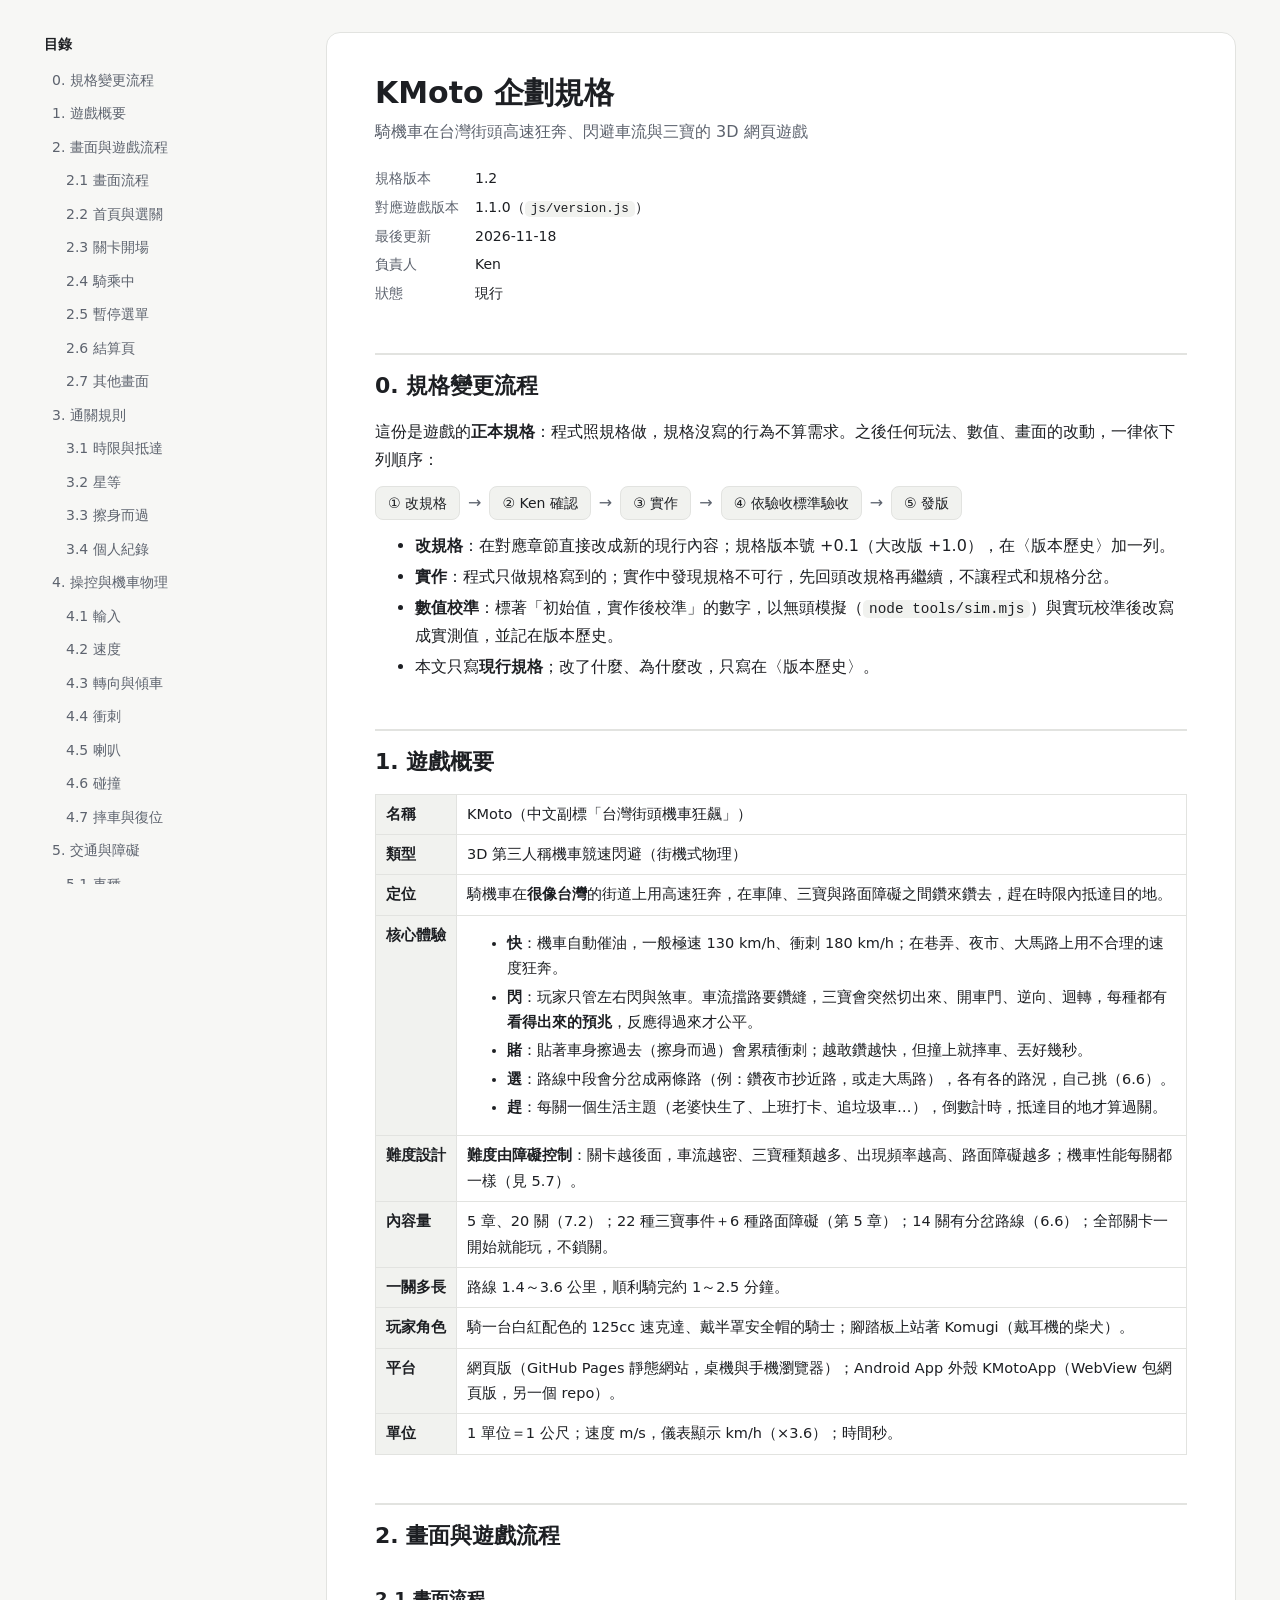
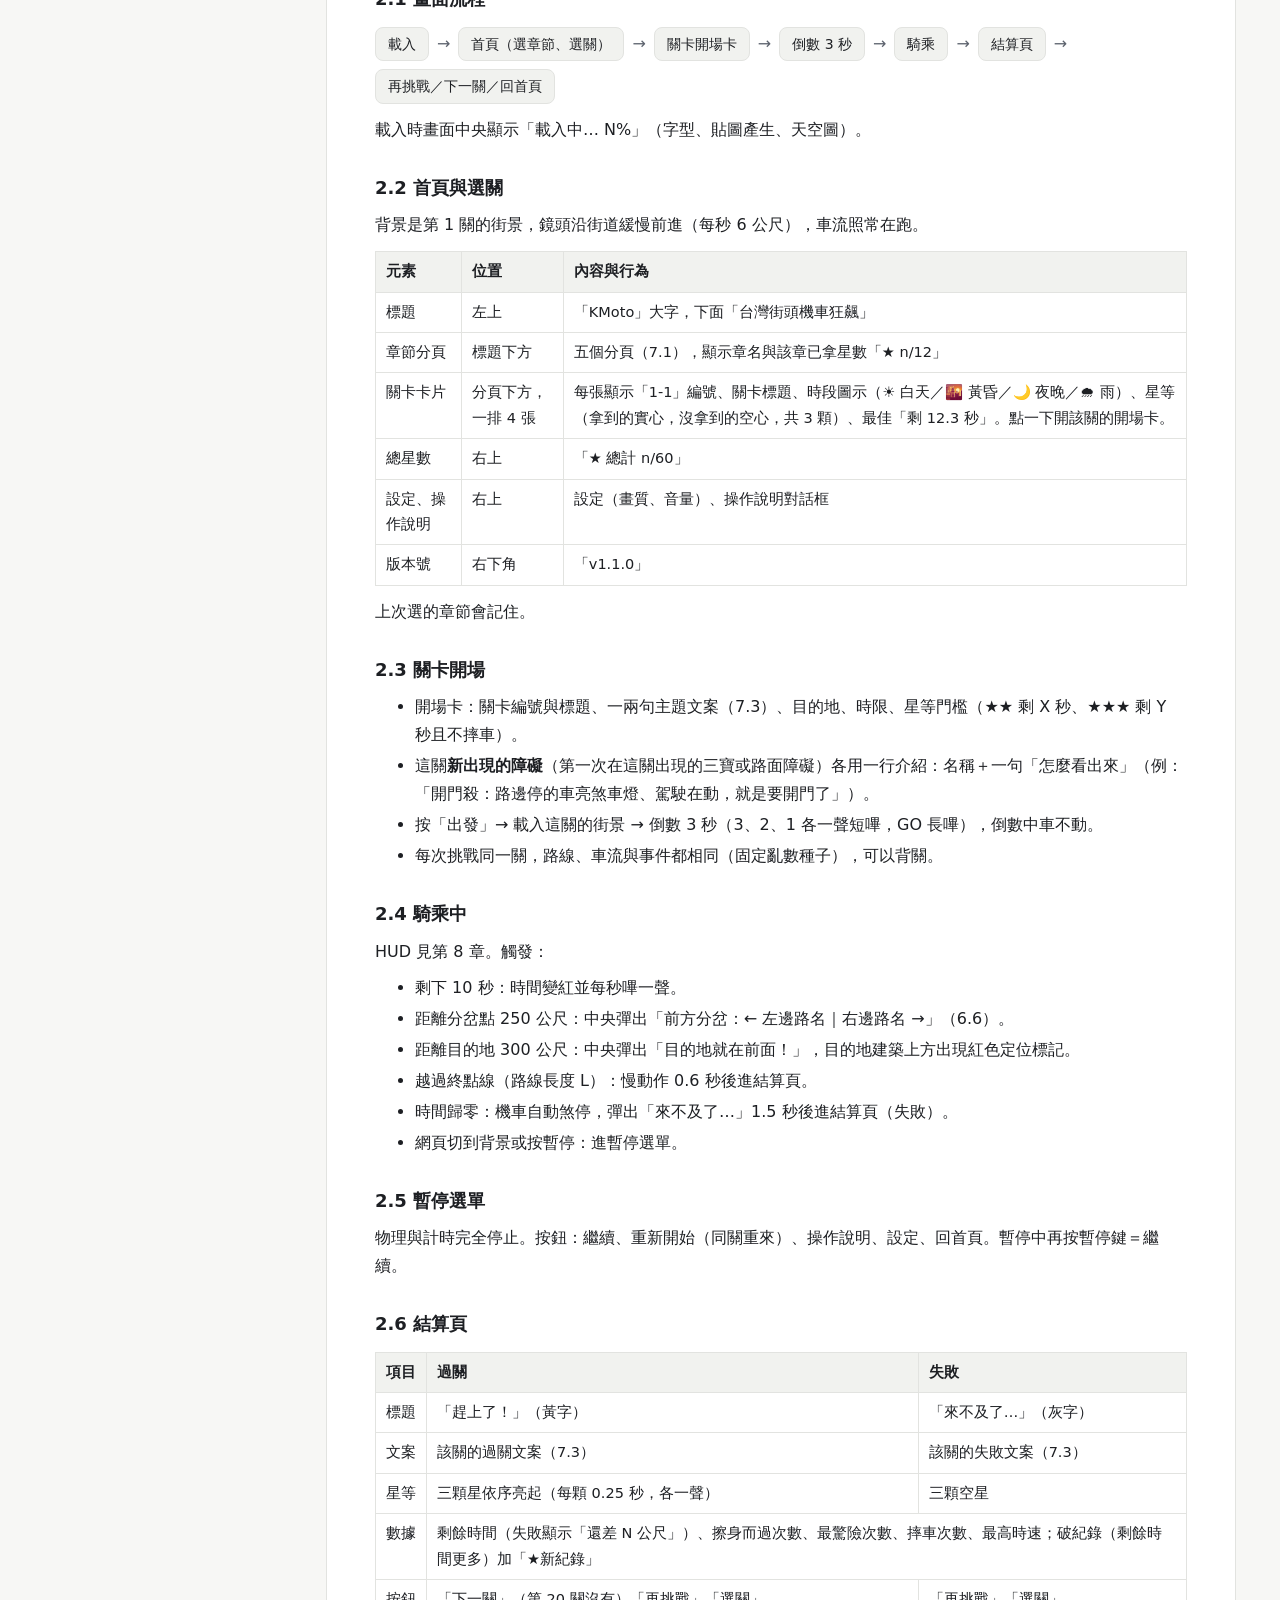
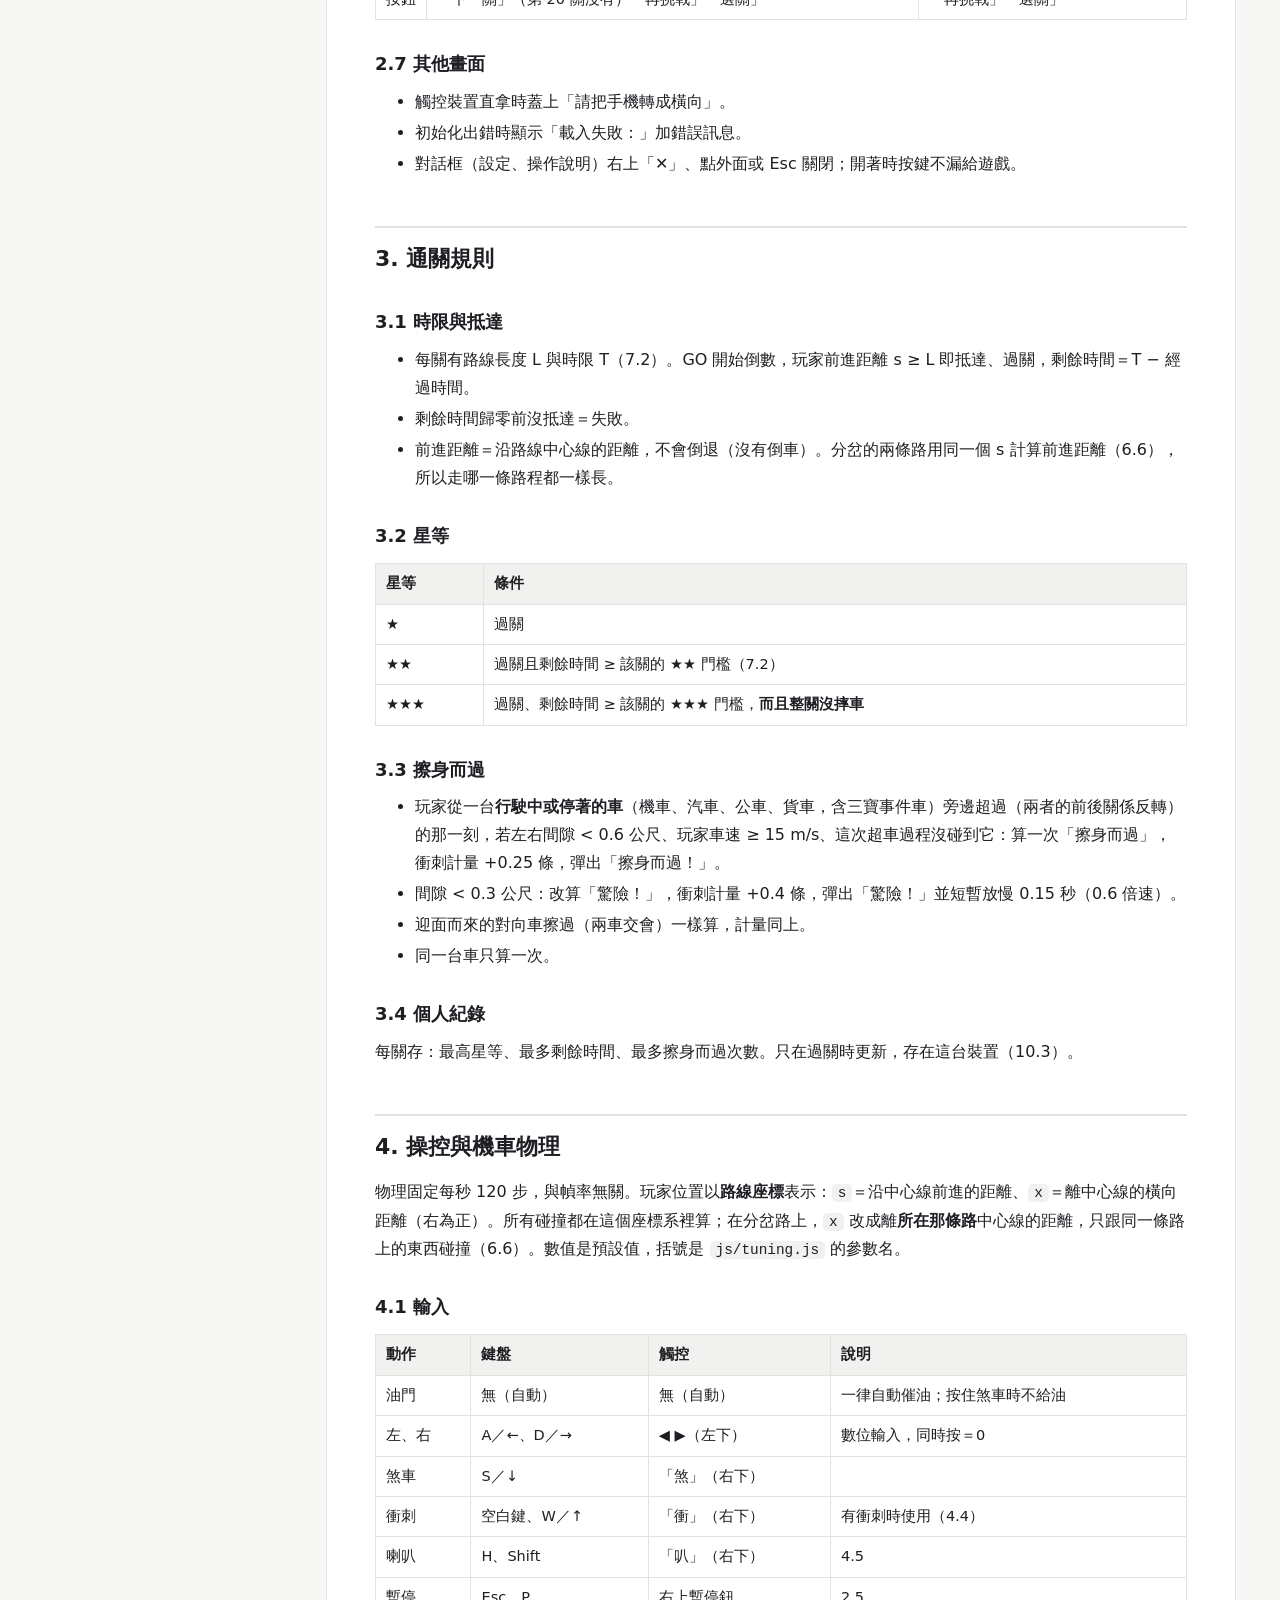
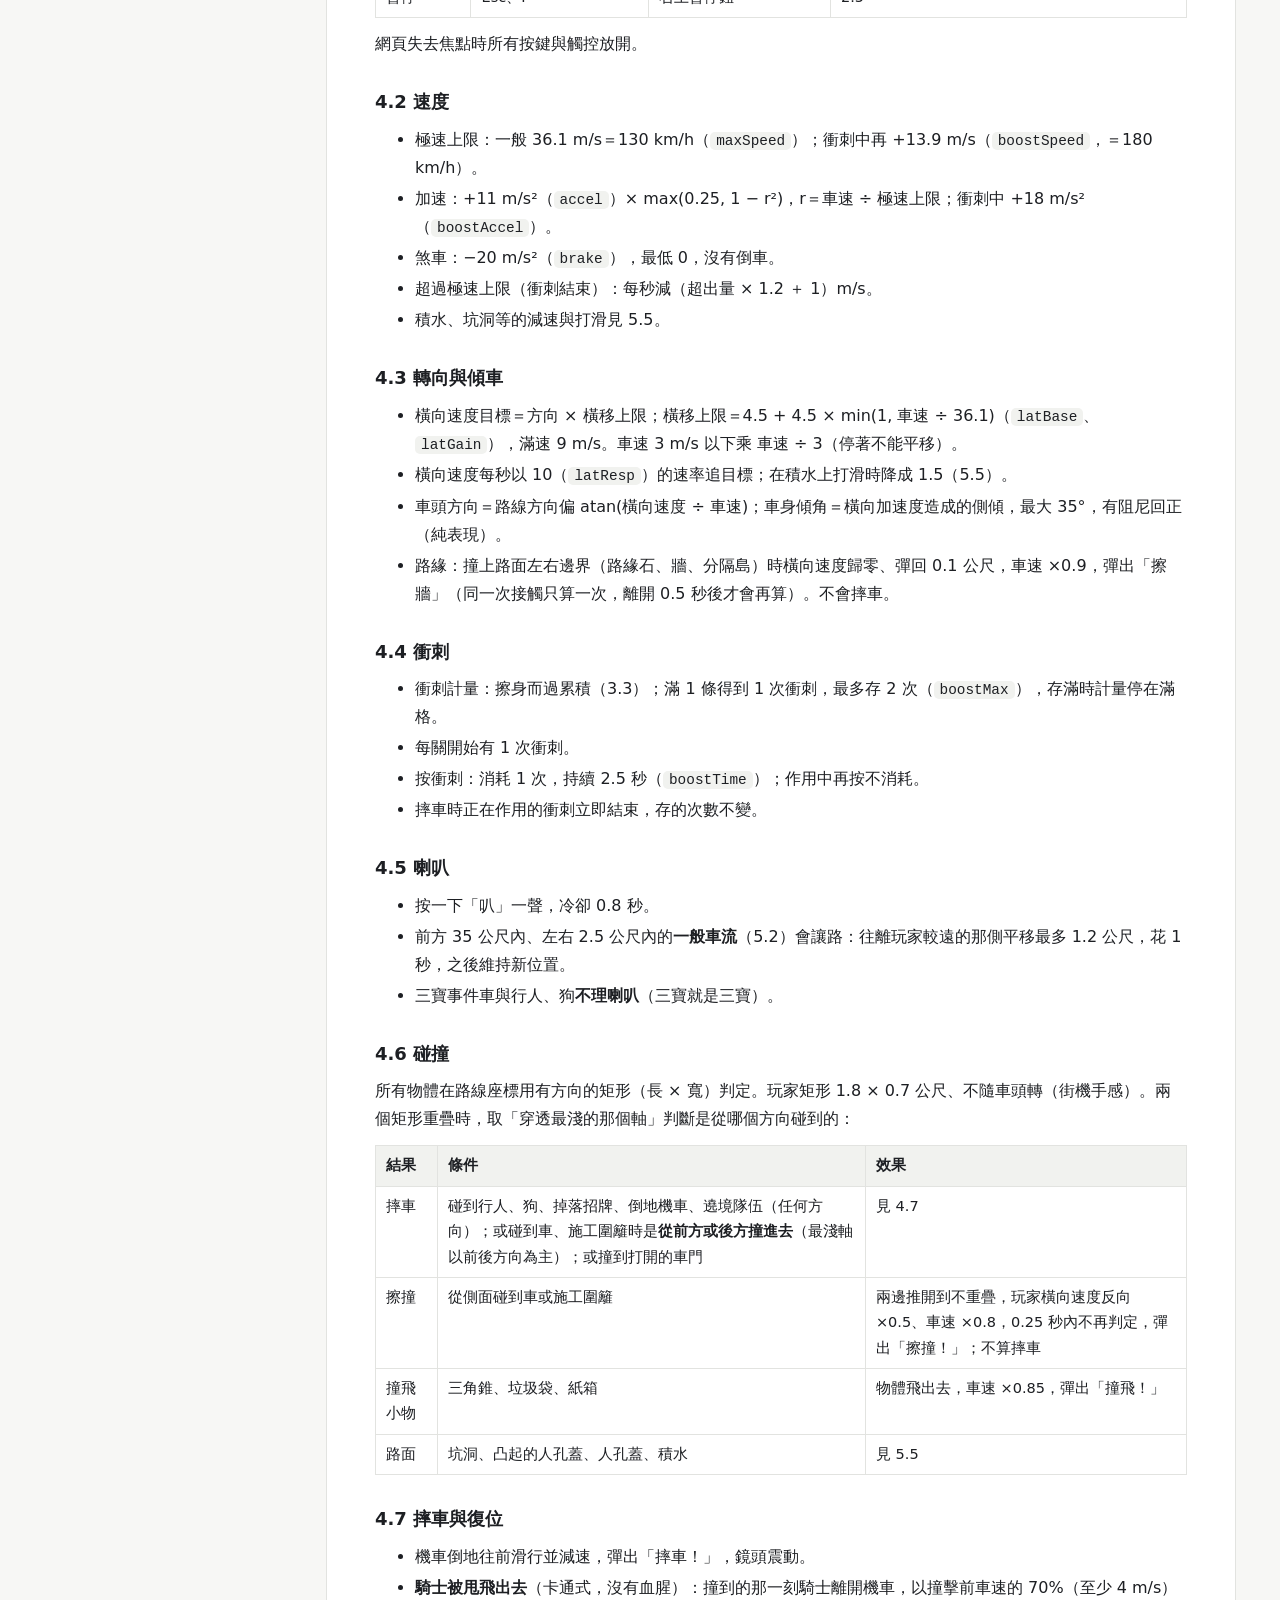
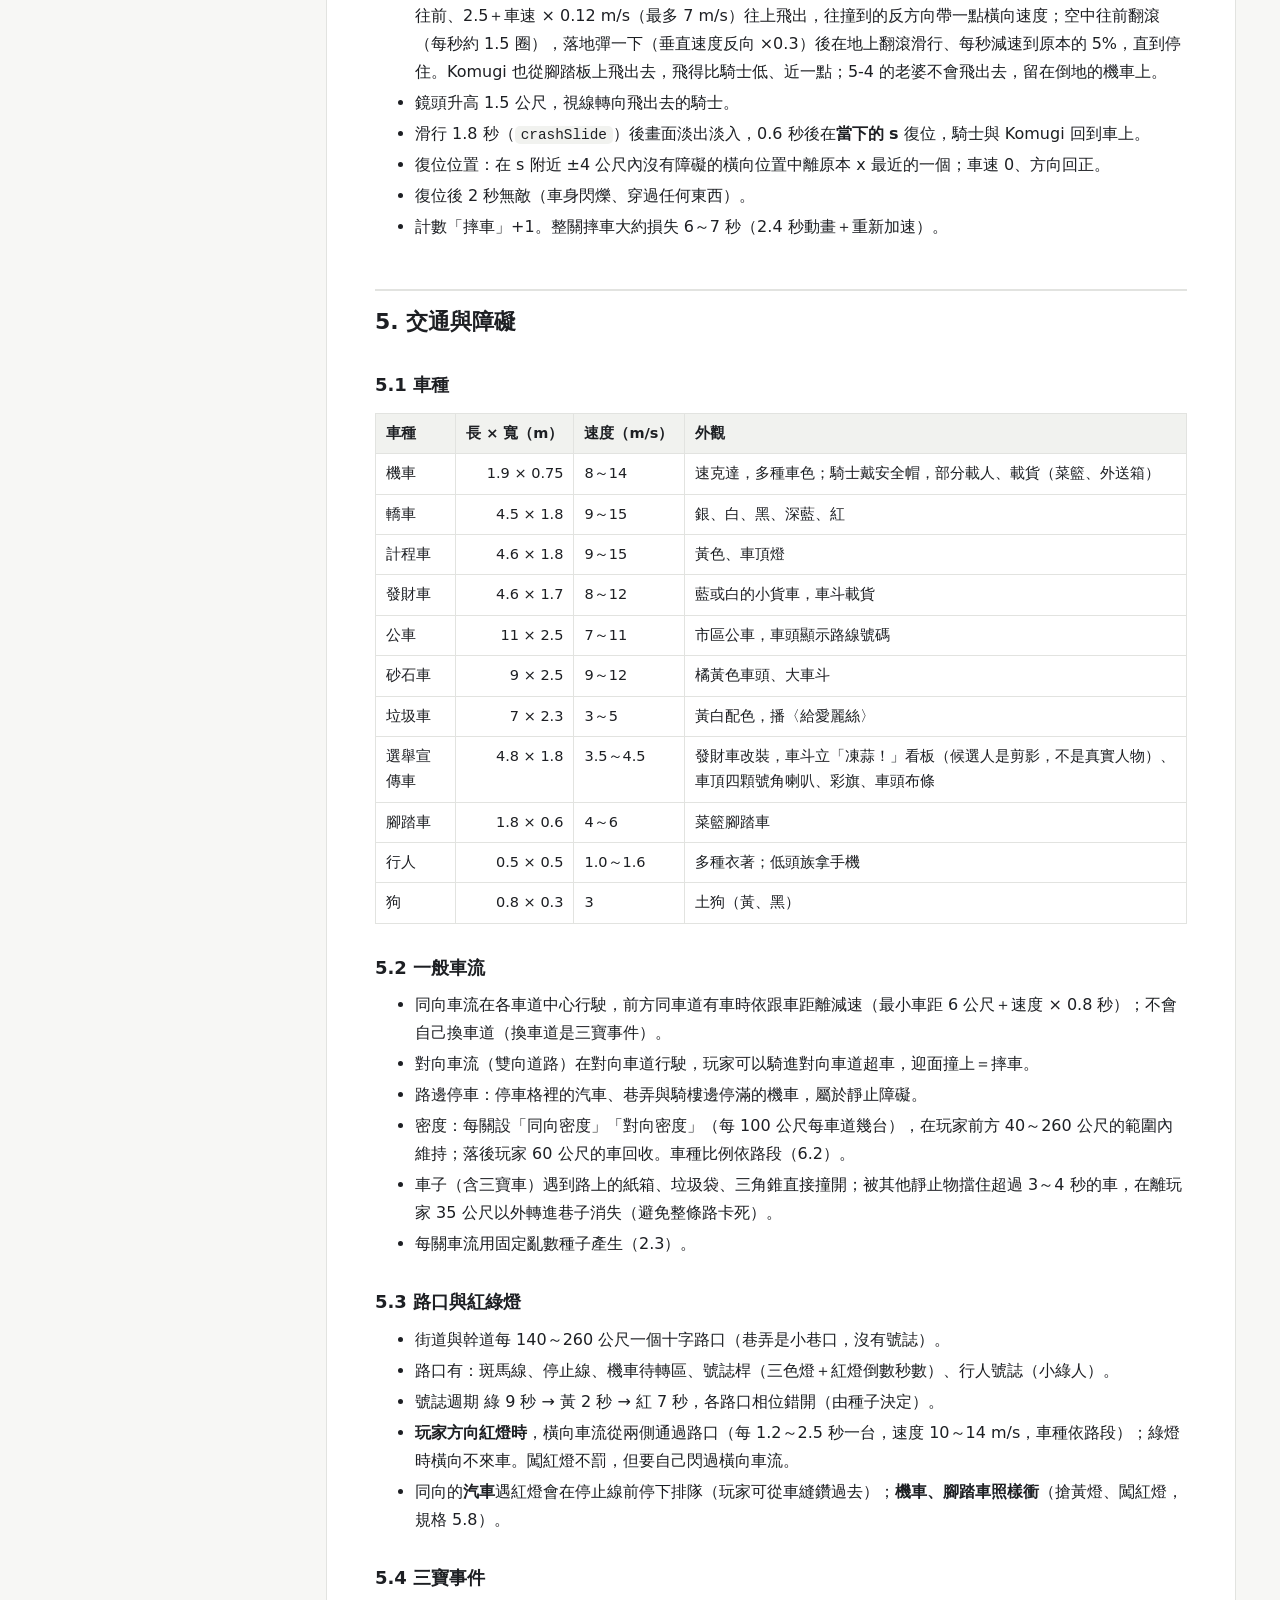
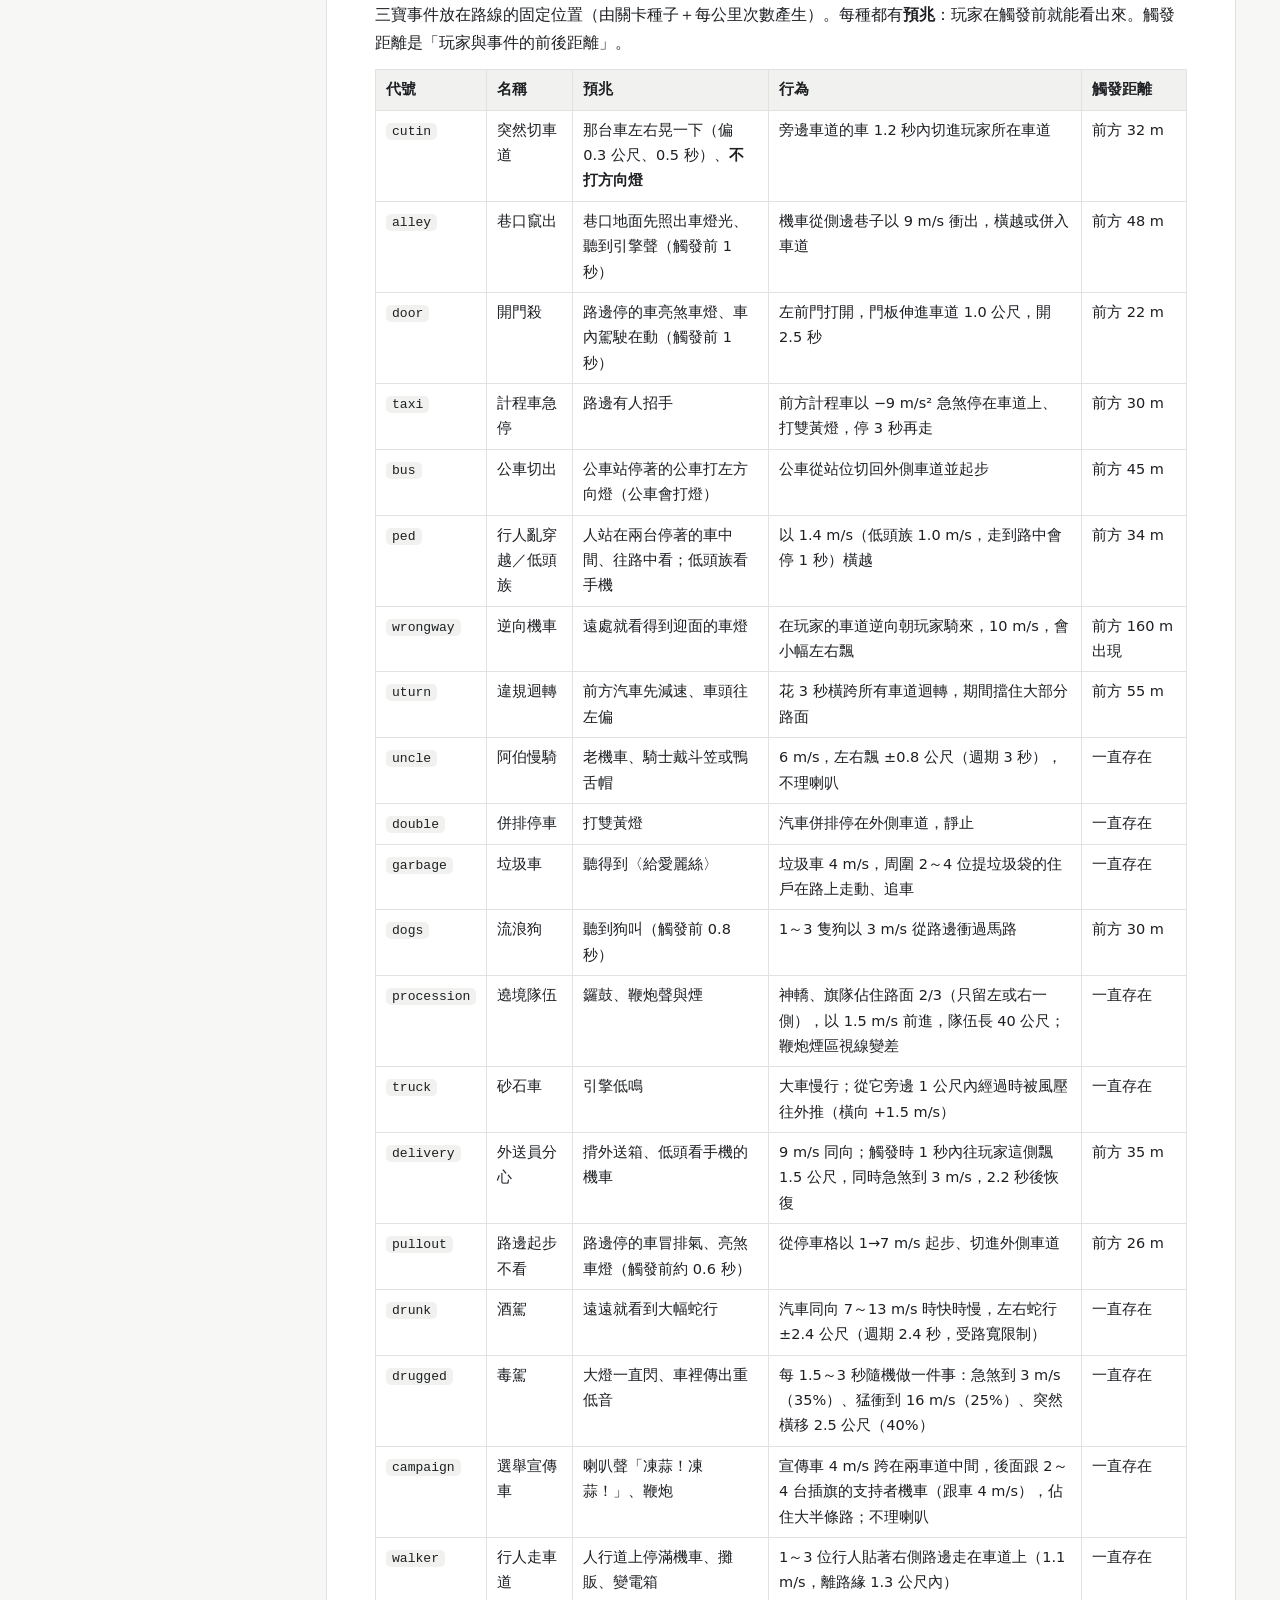
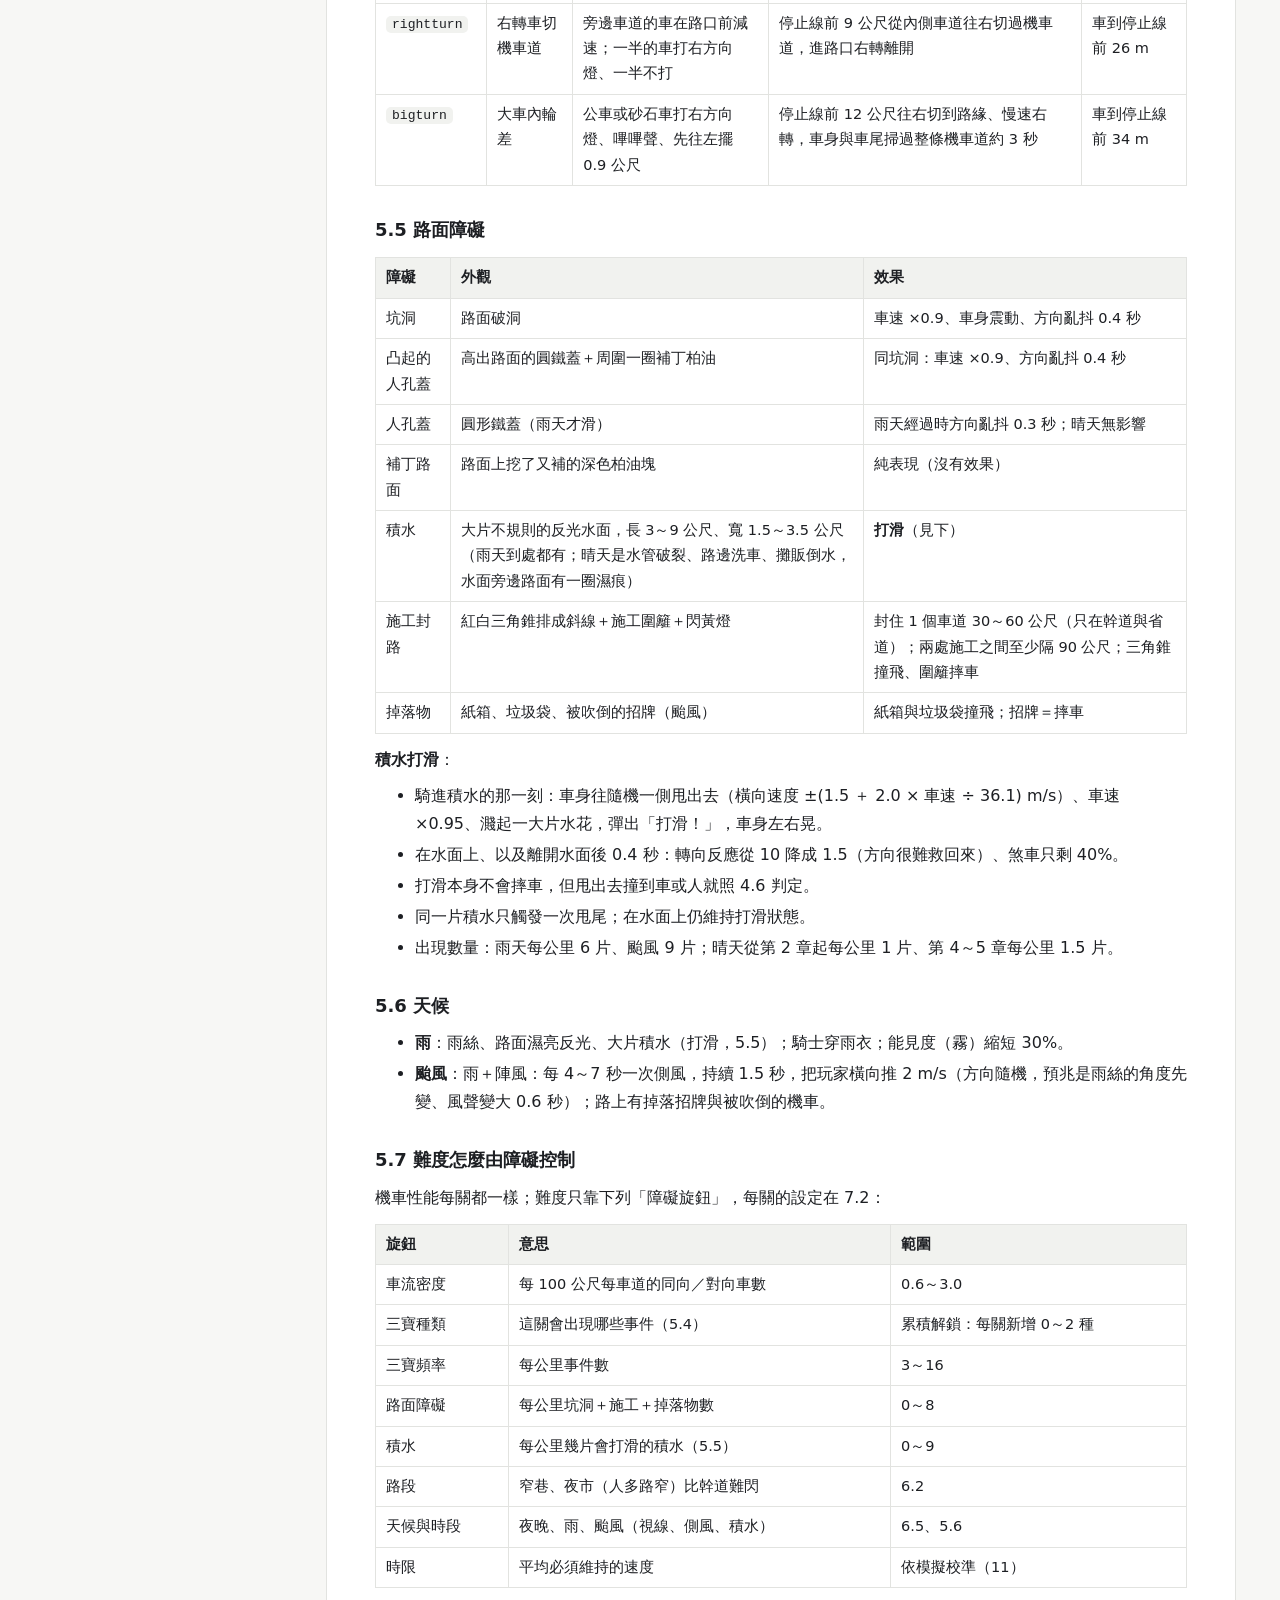
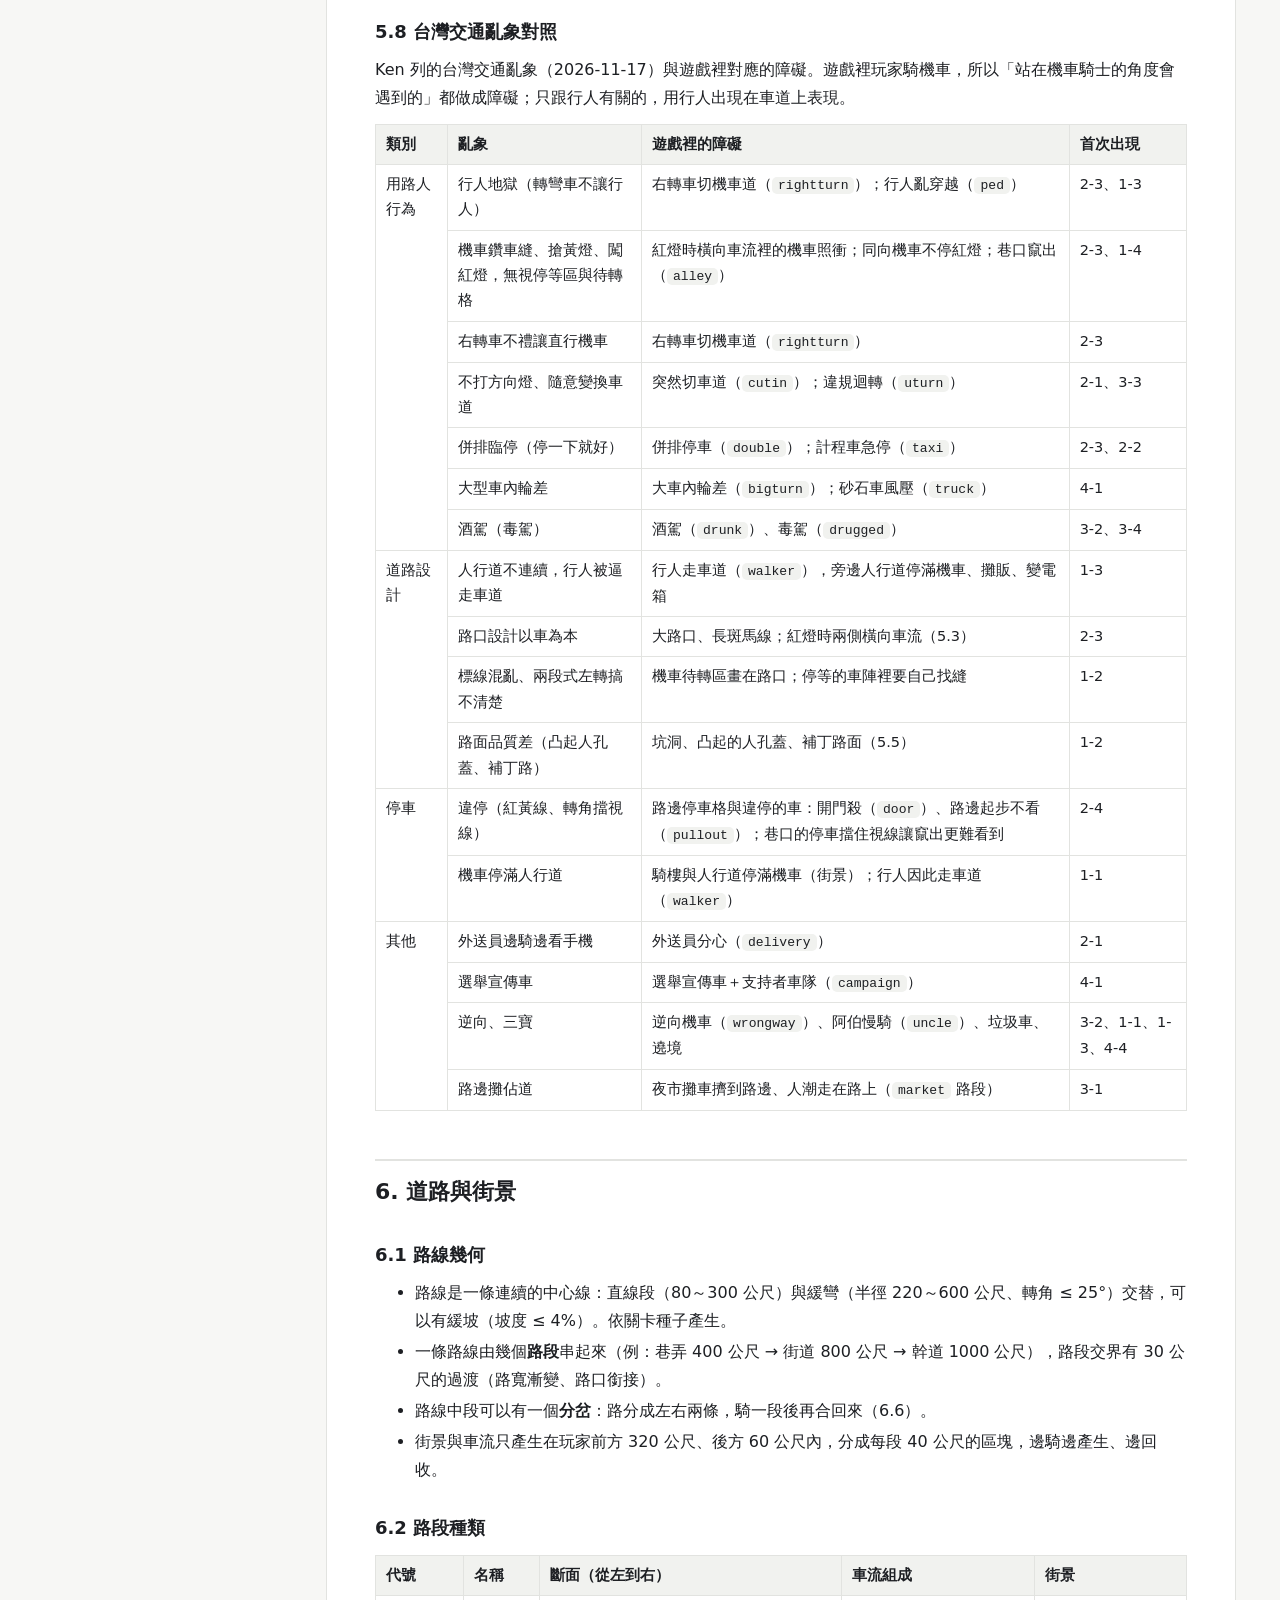
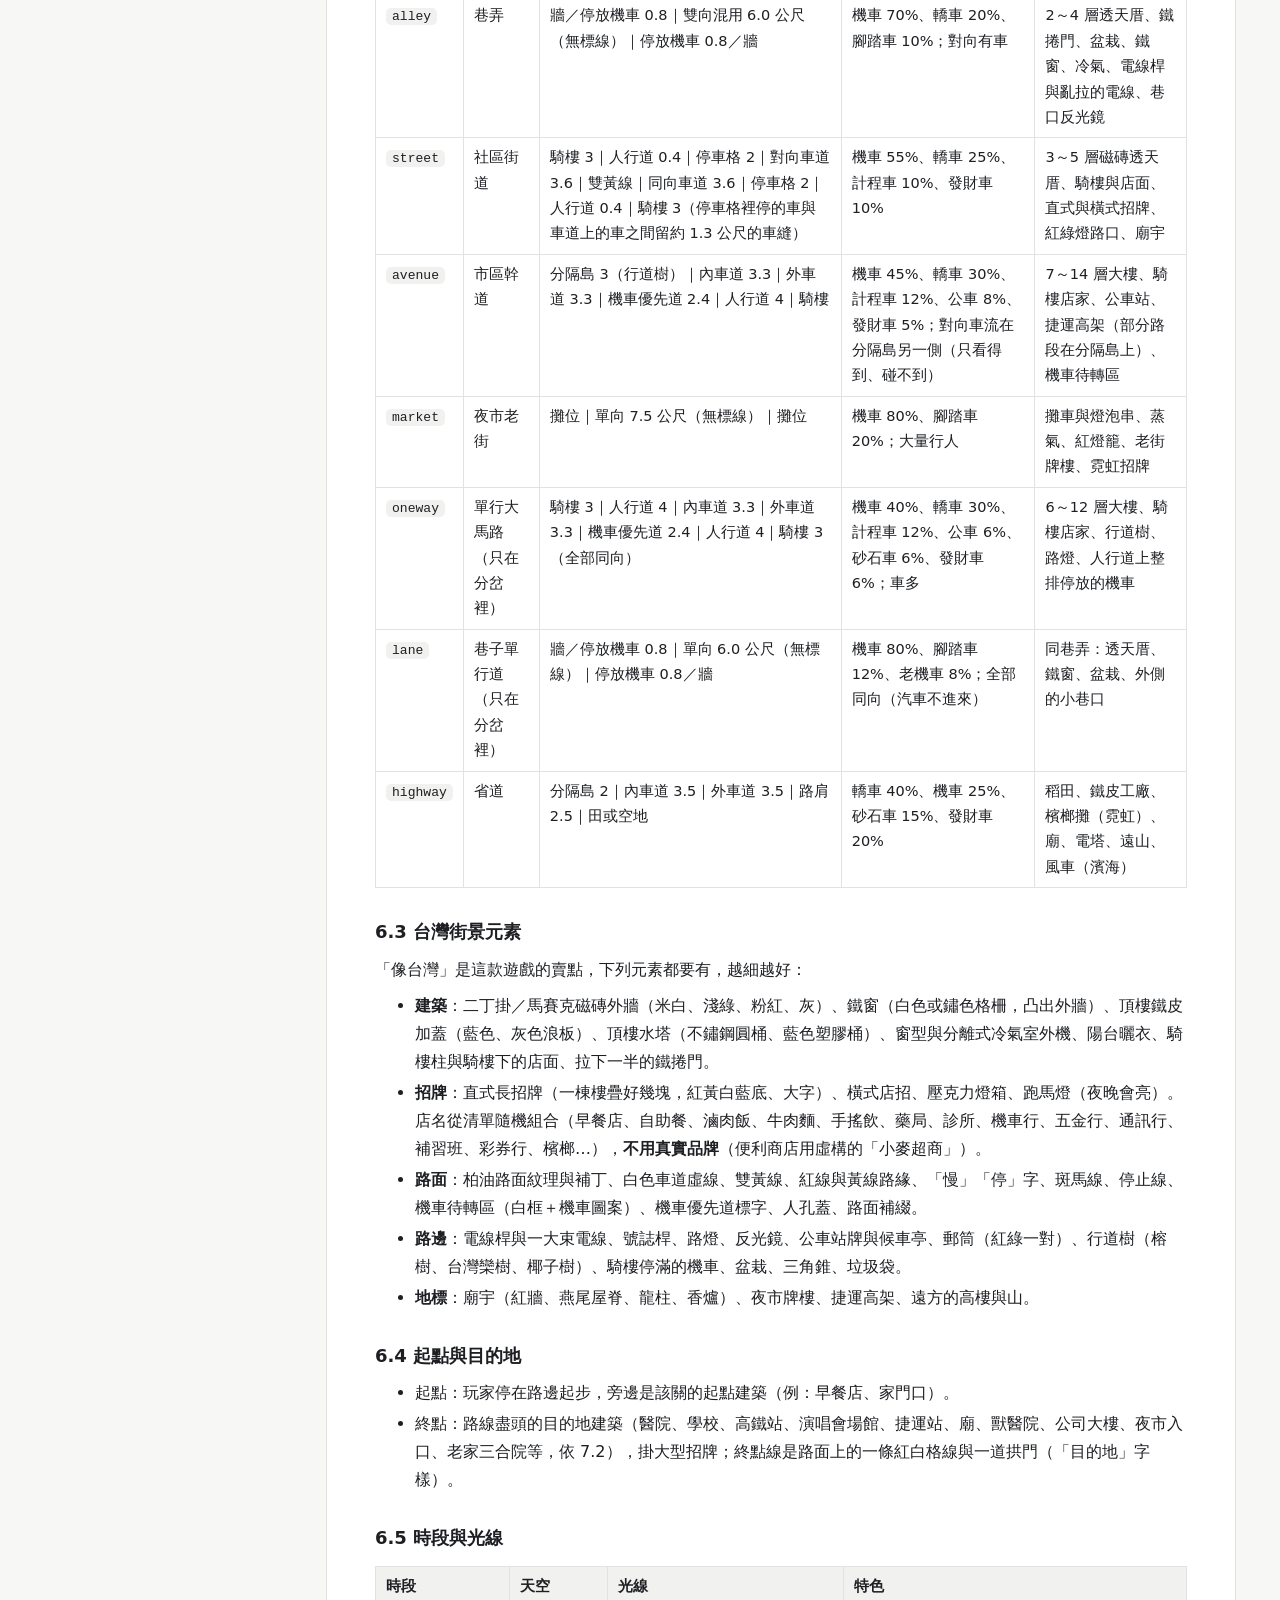
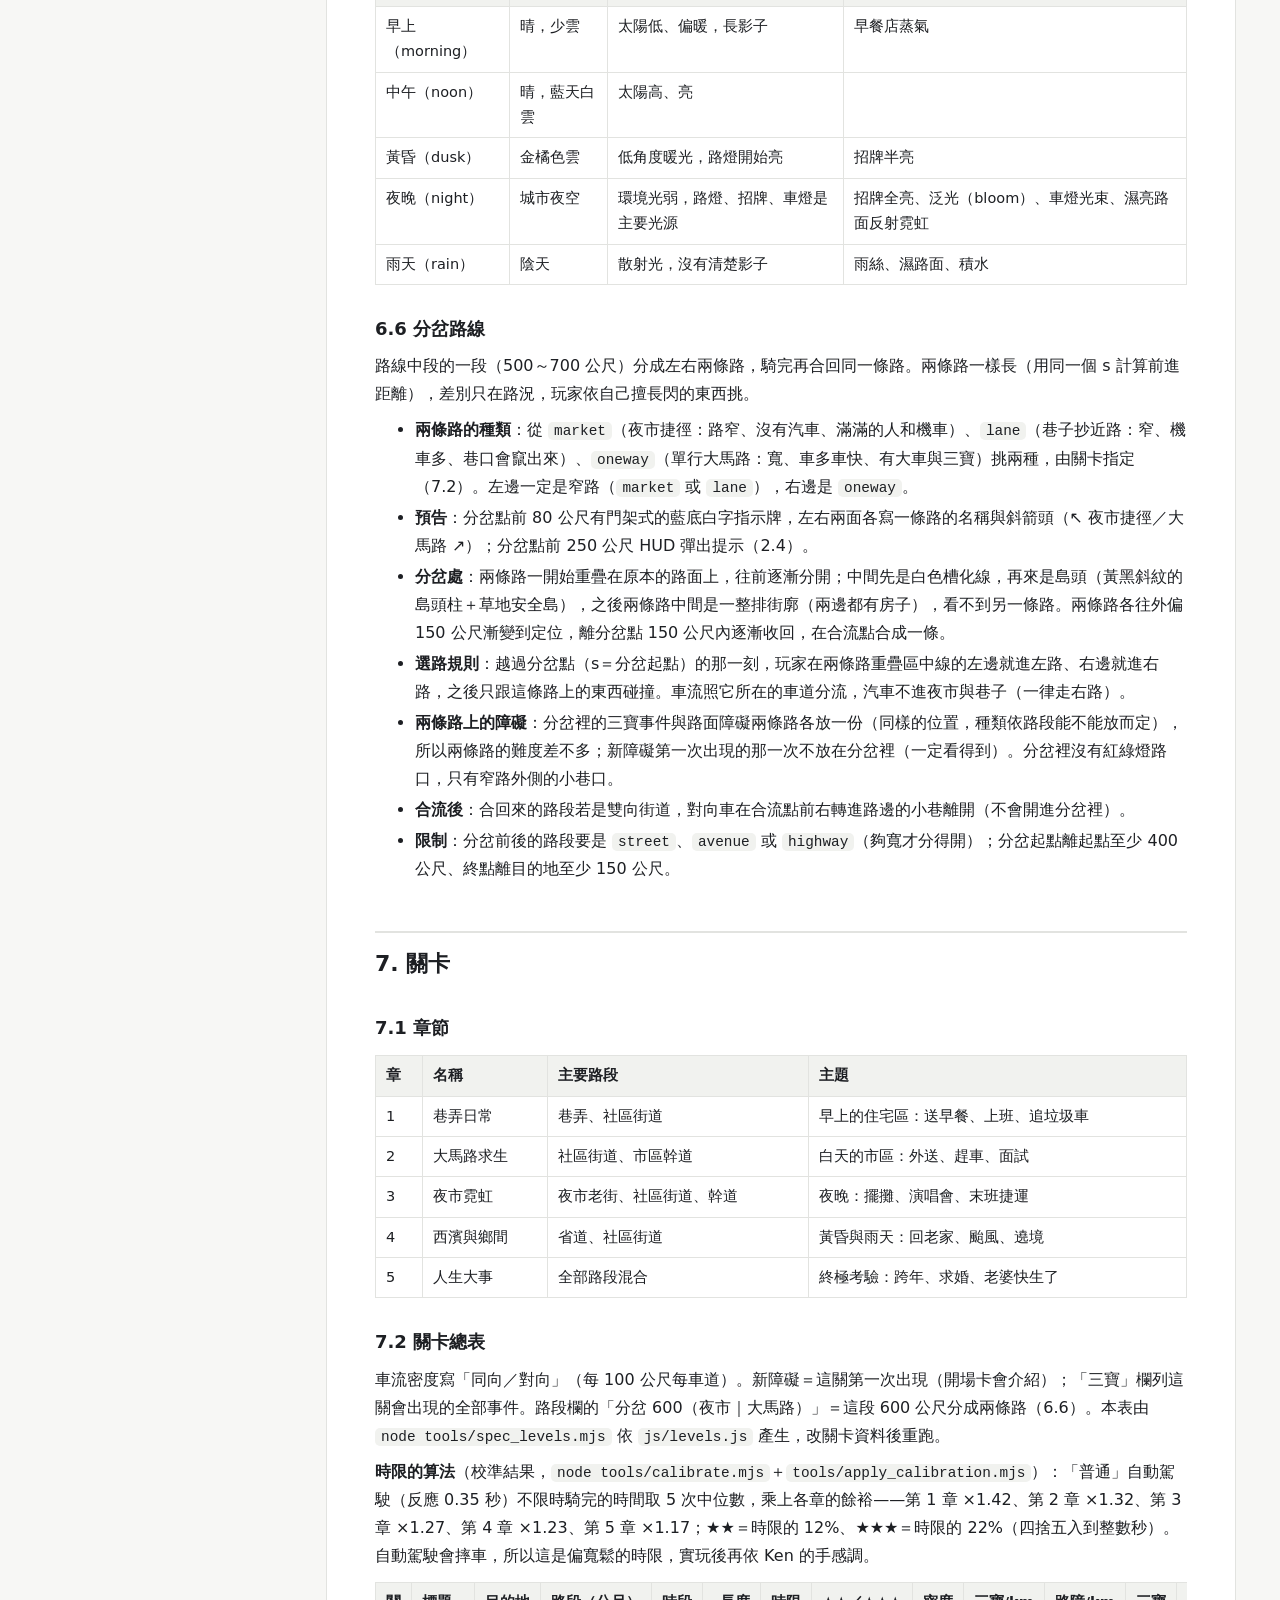
<file: docs/spec.html>
<!doctype html>
<html lang="zh-Hant">
<head>
<meta charset="utf-8">
<meta name="viewport" content="width=device-width, initial-scale=1">
<title>KMoto 企劃規格</title>
<style>
:root{
  --bg:#f7f7f5; --paper:#ffffff; --ink:#1d1f23; --muted:#5d636e; --line:#e2e3e0;
  --accent:#d9480f; --accent-soft:#fdeee6; --warn:#b5590e; --warn-soft:#fdf1e6;
  --ok:#1f8a4c; --ok-soft:#e6f5ec; --code:#f1f2ef;
}
@media (prefers-color-scheme: dark){
  :root:not([data-theme="light"]){
    --bg:#16181c; --paper:#1e2126; --ink:#e7e9ec; --muted:#9aa1ad; --line:#30343b;
    --accent:#ff8a5c; --accent-soft:#3a2219; --warn:#f0a35e; --warn-soft:#3a2a1b;
    --ok:#5fd08f; --ok-soft:#1b3326; --code:#262a31;
  }
}
:root[data-theme="dark"]{
  --bg:#16181c; --paper:#1e2126; --ink:#e7e9ec; --muted:#9aa1ad; --line:#30343b;
  --accent:#ff8a5c; --accent-soft:#3a2219; --warn:#f0a35e; --warn-soft:#3a2a1b;
  --ok:#5fd08f; --ok-soft:#1b3326; --code:#262a31;
}
*{box-sizing:border-box}
html{scroll-behavior:smooth;scroll-padding-top:16px}
body{margin:0;background:var(--bg);color:var(--ink);
  font:16px/1.75 "Noto Sans TC","Microsoft JhengHei","PingFang TC",system-ui,sans-serif}
.layout{display:grid;grid-template-columns:250px minmax(0,1fr);gap:32px;max-width:1240px;margin:0 auto;padding:32px 24px}
nav.toc{position:sticky;top:24px;align-self:start;max-height:calc(100vh - 48px);overflow:auto;font-size:14px}
nav.toc .title{font-weight:700;margin-bottom:8px}
nav.toc ol{list-style:none;padding:0;margin:0}
nav.toc ol ol{padding-left:14px}
nav.toc a{display:block;padding:3px 8px;border-radius:6px;color:var(--muted);text-decoration:none}
nav.toc a:hover{background:var(--accent-soft);color:var(--accent)}
main{background:var(--paper);border:1px solid var(--line);border-radius:14px;padding:40px 48px;min-width:0}
header.doc h1{font-size:30px;line-height:1.3;margin:0 0 6px}
header.doc .sub{color:var(--muted);margin:0 0 20px}
dl.meta{display:grid;grid-template-columns:max-content 1fr;gap:4px 16px;margin:0 0 8px;font-size:14px}
dl.meta dt{color:var(--muted)} dl.meta dd{margin:0}
h2{font-size:22px;margin:48px 0 12px;padding-top:12px;border-top:2px solid var(--line)}
h3{font-size:18px;margin:28px 0 8px}
h4{font-size:16px;margin:20px 0 6px;color:var(--muted)}
p,ul,ol{margin:8px 0}
li{margin:3px 0}
a{color:var(--accent)}
code{background:var(--code);padding:1px 6px;border-radius:5px;font-size:.9em;font-family:Consolas,"Cascadia Mono",monospace}
.table-wrap{overflow-x:auto;margin:12px 0}
table{border-collapse:collapse;width:100%;font-size:14.5px}
th,td{border:1px solid var(--line);padding:7px 10px;text-align:left;vertical-align:top}
th{background:var(--code);font-weight:600;white-space:nowrap}
td.num,th.num{text-align:right;font-variant-numeric:tabular-nums;white-space:nowrap}
.note{border-left:4px solid var(--accent);background:var(--accent-soft);padding:10px 14px;border-radius:0 8px 8px 0;margin:12px 0}
.warn{border-left:4px solid var(--warn);background:var(--warn-soft);padding:10px 14px;border-radius:0 8px 8px 0;margin:12px 0}
#changelog td:nth-child(5){min-width:120px;max-width:200px;font-size:13px}
#changelog td:nth-child(6){min-width:340px}
.tag{display:inline-block;white-space:nowrap;font-size:12px;padding:1px 8px;border-radius:999px;background:var(--accent-soft);color:var(--accent);margin-right:4px}
.tag.ok{background:var(--ok-soft);color:var(--ok)}
.tag.warn{background:var(--warn-soft);color:var(--warn)}
.flow{display:flex;flex-wrap:wrap;align-items:center;gap:8px;margin:12px 0}
.flow span{border:1px solid var(--line);background:var(--code);border-radius:8px;padding:4px 12px;font-size:14px}
.flow b{color:var(--muted);font-weight:400}
ul.check{list-style:none;padding-left:0}
ul.check li::before{content:"☐ ";color:var(--muted)}
footer{margin-top:48px;color:var(--muted);font-size:13px}
@media (max-width:900px){
  .layout{grid-template-columns:1fr;padding:16px}
  nav.toc{position:static;max-height:none;background:var(--paper);border:1px solid var(--line);border-radius:12px;padding:12px}
  main{padding:24px 18px}
}
@media print{
  body{background:#fff}
  .layout{display:block;padding:0}
  nav.toc{display:none}
  main{border:none;padding:0}
  h2{break-after:avoid} table{break-inside:auto} tr{break-inside:avoid}
}
</style>
</head>
<body>
<div class="layout">
<nav class="toc">
  <div class="title">目錄</div>
  <ol>
    <li><a href="#s0">0. 規格變更流程</a></li>
    <li><a href="#s1">1. 遊戲概要</a></li>
    <li><a href="#s2">2. 畫面與遊戲流程</a>
      <ol>
        <li><a href="#s2-1">2.1 畫面流程</a></li>
        <li><a href="#s2-2">2.2 首頁與選關</a></li>
        <li><a href="#s2-3">2.3 關卡開場</a></li>
        <li><a href="#s2-4">2.4 騎乘中</a></li>
        <li><a href="#s2-5">2.5 暫停選單</a></li>
        <li><a href="#s2-6">2.6 結算頁</a></li>
        <li><a href="#s2-7">2.7 其他畫面</a></li>
      </ol></li>
    <li><a href="#s3">3. 通關規則</a>
      <ol>
        <li><a href="#s3-1">3.1 時限與抵達</a></li>
        <li><a href="#s3-2">3.2 星等</a></li>
        <li><a href="#s3-3">3.3 擦身而過</a></li>
        <li><a href="#s3-4">3.4 個人紀錄</a></li>
      </ol></li>
    <li><a href="#s4">4. 操控與機車物理</a>
      <ol>
        <li><a href="#s4-1">4.1 輸入</a></li>
        <li><a href="#s4-2">4.2 速度</a></li>
        <li><a href="#s4-3">4.3 轉向與傾車</a></li>
        <li><a href="#s4-4">4.4 衝刺</a></li>
        <li><a href="#s4-5">4.5 喇叭</a></li>
        <li><a href="#s4-6">4.6 碰撞</a></li>
        <li><a href="#s4-7">4.7 摔車與復位</a></li>
      </ol></li>
    <li><a href="#s5">5. 交通與障礙</a>
      <ol>
        <li><a href="#s5-1">5.1 車種</a></li>
        <li><a href="#s5-2">5.2 一般車流</a></li>
        <li><a href="#s5-3">5.3 路口與紅綠燈</a></li>
        <li><a href="#s5-4">5.4 三寶事件</a></li>
        <li><a href="#s5-5">5.5 路面障礙</a></li>
        <li><a href="#s5-6">5.6 天候</a></li>
        <li><a href="#s5-7">5.7 難度怎麼由障礙控制</a></li>
        <li><a href="#s5-8">5.8 台灣交通亂象對照</a></li>
      </ol></li>
    <li><a href="#s6">6. 道路與街景</a>
      <ol>
        <li><a href="#s6-1">6.1 路線幾何</a></li>
        <li><a href="#s6-2">6.2 路段種類</a></li>
        <li><a href="#s6-3">6.3 台灣街景元素</a></li>
        <li><a href="#s6-4">6.4 起點與目的地</a></li>
        <li><a href="#s6-5">6.5 時段與光線</a></li>
        <li><a href="#s6-6">6.6 分岔路線</a></li>
      </ol></li>
    <li><a href="#s7">7. 關卡</a>
      <ol>
        <li><a href="#s7-1">7.1 章節</a></li>
        <li><a href="#s7-2">7.2 關卡總表</a></li>
        <li><a href="#s7-3">7.3 關卡文案</a></li>
      </ol></li>
    <li><a href="#s8">8. 介面</a></li>
    <li><a href="#s9">9. 美術與音效</a></li>
    <li><a href="#s10">10. 非功能需求</a></li>
    <li><a href="#s11">11. 驗收標準</a></li>
    <li><a href="#changelog">附錄. 版本歷史</a></li>
  </ol>
</nav>
<main>
<header class="doc">
  <h1>KMoto 企劃規格</h1>
  <p class="sub">騎機車在台灣街頭高速狂奔、閃避車流與三寶的 3D 網頁遊戲</p>
  <dl class="meta">
    <dt>規格版本</dt><dd>1.2</dd>
    <dt>對應遊戲版本</dt><dd>1.1.0（<code>js/version.js</code>）</dd>
    <dt>最後更新</dt><dd>2026-11-18</dd>
    <dt>負責人</dt><dd>Ken</dd>
    <dt>狀態</dt><dd>現行</dd>
  </dl>
</header>

<h2 id="s0">0. 規格變更流程</h2>
<p>這份是遊戲的<b>正本規格</b>：程式照規格做，規格沒寫的行為不算需求。之後任何玩法、數值、畫面的改動，一律依下列順序：</p>
<div class="flow"><span>① 改規格</span><b>→</b><span>② Ken 確認</span><b>→</b><span>③ 實作</span><b>→</b><span>④ 依驗收標準驗收</span><b>→</b><span>⑤ 發版</span></div>
<ul>
  <li><b>改規格</b>：在對應章節直接改成新的現行內容；規格版本號 +0.1（大改版 +1.0），在〈版本歷史〉加一列。</li>
  <li><b>實作</b>：程式只做規格寫到的；實作中發現規格不可行，先回頭改規格再繼續，不讓程式和規格分岔。</li>
  <li><b>數值校準</b>：標著「初始值，實作後校準」的數字，以無頭模擬（<code>node tools/sim.mjs</code>）與實玩校準後改寫成實測值，並記在版本歷史。</li>
  <li>本文只寫<b>現行規格</b>；改了什麼、為什麼改，只寫在〈版本歷史〉。</li>
</ul>

<h2 id="s1">1. 遊戲概要</h2>
<div class="table-wrap"><table>
<tr><th>名稱</th><td>KMoto（中文副標「台灣街頭機車狂飆」）</td></tr>
<tr><th>類型</th><td>3D 第三人稱機車競速閃避（街機式物理）</td></tr>
<tr><th>定位</th><td>騎機車在<b>很像台灣</b>的街道上用高速狂奔，在車陣、三寶與路面障礙之間鑽來鑽去，趕在時限內抵達目的地。</td></tr>
<tr><th>核心體驗</th><td>
<ul>
<li><b>快</b>：機車自動催油，一般極速 130 km/h、衝刺 180 km/h；在巷弄、夜市、大馬路上用不合理的速度狂奔。</li>
<li><b>閃</b>：玩家只管左右閃與煞車。車流擋路要鑽縫，三寶會突然切出來、開車門、逆向、迴轉，每種都有<b>看得出來的預兆</b>，反應得過來才公平。</li>
<li><b>賭</b>：貼著車身擦過去（擦身而過）會累積衝刺；越敢鑽越快，但撞上就摔車、丟好幾秒。</li>
<li><b>選</b>：路線中段會分岔成兩條路（例：鑽夜市抄近路，或走大馬路），各有各的路況，自己挑（6.6）。</li>
<li><b>趕</b>：每關一個生活主題（老婆快生了、上班打卡、追垃圾車…），倒數計時，抵達目的地才算過關。</li>
</ul></td></tr>
<tr><th>難度設計</th><td><b>難度由障礙控制</b>：關卡越後面，車流越密、三寶種類越多、出現頻率越高、路面障礙越多；機車性能每關都一樣（見 5.7）。</td></tr>
<tr><th>內容量</th><td>5 章、20 關（7.2）；22 種三寶事件＋6 種路面障礙（第 5 章）；14 關有分岔路線（6.6）；全部關卡一開始就能玩，不鎖關。</td></tr>
<tr><th>一關多長</th><td>路線 1.4～3.6 公里，順利騎完約 1～2.5 分鐘。</td></tr>
<tr><th>玩家角色</th><td>騎一台白紅配色的 125cc 速克達、戴半罩安全帽的騎士；腳踏板上站著 Komugi（戴耳機的柴犬）。</td></tr>
<tr><th>平台</th><td>網頁版（GitHub Pages 靜態網站，桌機與手機瀏覽器）；Android App 外殼 KMotoApp（WebView 包網頁版，另一個 repo）。</td></tr>
<tr><th>單位</th><td>1 單位＝1 公尺；速度 m/s，儀表顯示 km/h（×3.6）；時間秒。</td></tr>
</table></div>

<h2 id="s2">2. 畫面與遊戲流程</h2>
<h3 id="s2-1">2.1 畫面流程</h3>
<div class="flow"><span>載入</span><b>→</b><span>首頁（選章節、選關）</span><b>→</b><span>關卡開場卡</span><b>→</b><span>倒數 3 秒</span><b>→</b><span>騎乘</span><b>→</b><span>結算頁</span><b>→</b><span>再挑戰／下一關／回首頁</span></div>
<p>載入時畫面中央顯示「載入中… N%」（字型、貼圖產生、天空圖）。</p>

<h3 id="s2-2">2.2 首頁與選關</h3>
<p>背景是第 1 關的街景，鏡頭沿街道緩慢前進（每秒 6 公尺），車流照常在跑。</p>
<div class="table-wrap"><table>
<tr><th>元素</th><th>位置</th><th>內容與行為</th></tr>
<tr><td>標題</td><td>左上</td><td>「KMoto」大字，下面「台灣街頭機車狂飆」</td></tr>
<tr><td>章節分頁</td><td>標題下方</td><td>五個分頁（7.1），顯示章名與該章已拿星數「★ n/12」</td></tr>
<tr><td>關卡卡片</td><td>分頁下方，一排 4 張</td><td>每張顯示「1-1」編號、關卡標題、時段圖示（☀ 白天／🌇 黃昏／🌙 夜晚／🌧 雨）、星等（拿到的實心，沒拿到的空心，共 3 顆）、最佳「剩 12.3 秒」。點一下開該關的開場卡。</td></tr>
<tr><td>總星數</td><td>右上</td><td>「★ 總計 n/60」</td></tr>
<tr><td>設定、操作說明</td><td>右上</td><td>設定（畫質、音量）、操作說明對話框</td></tr>
<tr><td>版本號</td><td>右下角</td><td>「v1.1.0」</td></tr>
</table></div>
<p>上次選的章節會記住。</p>

<h3 id="s2-3">2.3 關卡開場</h3>
<ul>
<li>開場卡：關卡編號與標題、一兩句主題文案（7.3）、目的地、時限、星等門檻（★★ 剩 X 秒、★★★ 剩 Y 秒且不摔車）。</li>
<li>這關<b>新出現的障礙</b>（第一次在這關出現的三寶或路面障礙）各用一行介紹：名稱＋一句「怎麼看出來」（例：「開門殺：路邊停的車亮煞車燈、駕駛在動，就是要開門了」）。</li>
<li>按「出發」→ 載入這關的街景 → 倒數 3 秒（3、2、1 各一聲短嗶，GO 長嗶），倒數中車不動。</li>
<li>每次挑戰同一關，路線、車流與事件都相同（固定亂數種子），可以背關。</li>
</ul>

<h3 id="s2-4">2.4 騎乘中</h3>
<p>HUD 見第 8 章。觸發：</p>
<ul>
<li>剩下 10 秒：時間變紅並每秒嗶一聲。</li>
<li>距離分岔點 250 公尺：中央彈出「前方分岔：← 左邊路名｜右邊路名 →」（6.6）。</li>
<li>距離目的地 300 公尺：中央彈出「目的地就在前面！」，目的地建築上方出現紅色定位標記。</li>
<li>越過終點線（路線長度 L）：慢動作 0.6 秒後進結算頁。</li>
<li>時間歸零：機車自動煞停，彈出「來不及了…」1.5 秒後進結算頁（失敗）。</li>
<li>網頁切到背景或按暫停：進暫停選單。</li>
</ul>

<h3 id="s2-5">2.5 暫停選單</h3>
<p>物理與計時完全停止。按鈕：繼續、重新開始（同關重來）、操作說明、設定、回首頁。暫停中再按暫停鍵＝繼續。</p>

<h3 id="s2-6">2.6 結算頁</h3>
<div class="table-wrap"><table>
<tr><th>項目</th><th>過關</th><th>失敗</th></tr>
<tr><td>標題</td><td>「趕上了！」（黃字）</td><td>「來不及了…」（灰字）</td></tr>
<tr><td>文案</td><td>該關的過關文案（7.3）</td><td>該關的失敗文案（7.3）</td></tr>
<tr><td>星等</td><td>三顆星依序亮起（每顆 0.25 秒，各一聲）</td><td>三顆空星</td></tr>
<tr><td>數據</td><td colspan="2">剩餘時間（失敗顯示「還差 N 公尺」）、擦身而過次數、最驚險次數、摔車次數、最高時速；破紀錄（剩餘時間更多）加「★新紀錄」</td></tr>
<tr><td>按鈕</td><td>「下一關」（第 20 關沒有）「再挑戰」「選關」</td><td>「再挑戰」「選關」</td></tr>
</table></div>

<h3 id="s2-7">2.7 其他畫面</h3>
<ul>
<li>觸控裝置直拿時蓋上「請把手機轉成橫向」。</li>
<li>初始化出錯時顯示「載入失敗：」加錯誤訊息。</li>
<li>對話框（設定、操作說明）右上「✕」、點外面或 Esc 關閉；開著時按鍵不漏給遊戲。</li>
</ul>

<h2 id="s3">3. 通關規則</h2>
<h3 id="s3-1">3.1 時限與抵達</h3>
<ul>
<li>每關有路線長度 L 與時限 T（7.2）。GO 開始倒數，玩家前進距離 s ≥ L 即抵達、過關，剩餘時間＝T − 經過時間。</li>
<li>剩餘時間歸零前沒抵達＝失敗。</li>
<li>前進距離＝沿路線中心線的距離，不會倒退（沒有倒車）。分岔的兩條路用同一個 s 計算前進距離（6.6），所以走哪一條路程都一樣長。</li>
</ul>
<h3 id="s3-2">3.2 星等</h3>
<div class="table-wrap"><table>
<tr><th>星等</th><th>條件</th></tr>
<tr><td>★</td><td>過關</td></tr>
<tr><td>★★</td><td>過關且剩餘時間 ≥ 該關的 ★★ 門檻（7.2）</td></tr>
<tr><td>★★★</td><td>過關、剩餘時間 ≥ 該關的 ★★★ 門檻，<b>而且整關沒摔車</b></td></tr>
</table></div>
<h3 id="s3-3">3.3 擦身而過</h3>
<ul>
<li>玩家從一台<b>行駛中或停著的車</b>（機車、汽車、公車、貨車，含三寶事件車）旁邊超過（兩者的前後關係反轉）的那一刻，若左右間隙 &lt; 0.6 公尺、玩家車速 ≥ 15 m/s、這次超車過程沒碰到它：算一次「擦身而過」，衝刺計量 +0.25 條，彈出「擦身而過！」。</li>
<li>間隙 &lt; 0.3 公尺：改算「驚險！」，衝刺計量 +0.4 條，彈出「驚險！」並短暫放慢 0.15 秒（0.6 倍速）。</li>
<li>迎面而來的對向車擦過（兩車交會）一樣算，計量同上。</li>
<li>同一台車只算一次。</li>
</ul>
<h3 id="s3-4">3.4 個人紀錄</h3>
<p>每關存：最高星等、最多剩餘時間、最多擦身而過次數。只在過關時更新，存在這台裝置（10.3）。</p>

<h2 id="s4">4. 操控與機車物理</h2>
<p>物理固定每秒 120 步，與幀率無關。玩家位置以<b>路線座標</b>表示：<code>s</code>＝沿中心線前進的距離、<code>x</code>＝離中心線的橫向距離（右為正）。所有碰撞都在這個座標系裡算；在分岔路上，<code>x</code> 改成離<b>所在那條路</b>中心線的距離，只跟同一條路上的東西碰撞（6.6）。數值是預設值，括號是 <code>js/tuning.js</code> 的參數名。</p>
<h3 id="s4-1">4.1 輸入</h3>
<div class="table-wrap"><table>
<tr><th>動作</th><th>鍵盤</th><th>觸控</th><th>說明</th></tr>
<tr><td>油門</td><td>無（自動）</td><td>無（自動）</td><td>一律自動催油；按住煞車時不給油</td></tr>
<tr><td>左、右</td><td>A／←、D／→</td><td>◀ ▶（左下）</td><td>數位輸入，同時按＝0</td></tr>
<tr><td>煞車</td><td>S／↓</td><td>「煞」（右下）</td><td></td></tr>
<tr><td>衝刺</td><td>空白鍵、W／↑</td><td>「衝」（右下）</td><td>有衝刺時使用（4.4）</td></tr>
<tr><td>喇叭</td><td>H、Shift</td><td>「叭」（右下）</td><td>4.5</td></tr>
<tr><td>暫停</td><td>Esc、P</td><td>右上暫停鈕</td><td>2.5</td></tr>
</table></div>
<p>網頁失去焦點時所有按鍵與觸控放開。</p>

<h3 id="s4-2">4.2 速度</h3>
<ul>
<li>極速上限：一般 36.1 m/s＝130 km/h（<code>maxSpeed</code>）；衝刺中再 +13.9 m/s（<code>boostSpeed</code>，＝180 km/h）。</li>
<li>加速：+11 m/s²（<code>accel</code>）× max(0.25, 1 − r²)，r＝車速 ÷ 極速上限；衝刺中 +18 m/s²（<code>boostAccel</code>）。</li>
<li>煞車：−20 m/s²（<code>brake</code>），最低 0，沒有倒車。</li>
<li>超過極速上限（衝刺結束）：每秒減（超出量 × 1.2 ＋ 1）m/s。</li>
<li>積水、坑洞等的減速與打滑見 5.5。</li>
</ul>
<h3 id="s4-3">4.3 轉向與傾車</h3>
<ul>
<li>橫向速度目標＝方向 × 橫移上限；橫移上限＝4.5 + 4.5 × min(1, 車速 ÷ 36.1)（<code>latBase</code>、<code>latGain</code>），滿速 9 m/s。車速 3 m/s 以下乘 車速 ÷ 3（停著不能平移）。</li>
<li>橫向速度每秒以 10（<code>latResp</code>）的速率追目標；在積水上打滑時降成 1.5（5.5）。</li>
<li>車頭方向＝路線方向偏 atan(橫向速度 ÷ 車速)；車身傾角＝橫向加速度造成的側傾，最大 35°，有阻尼回正（純表現）。</li>
<li>路緣：撞上路面左右邊界（路緣石、牆、分隔島）時橫向速度歸零、彈回 0.1 公尺，車速 ×0.9，彈出「擦牆」（同一次接觸只算一次，離開 0.5 秒後才會再算）。不會摔車。</li>
</ul>
<h3 id="s4-4">4.4 衝刺</h3>
<ul>
<li>衝刺計量：擦身而過累積（3.3）；滿 1 條得到 1 次衝刺，最多存 2 次（<code>boostMax</code>），存滿時計量停在滿格。</li>
<li>每關開始有 1 次衝刺。</li>
<li>按衝刺：消耗 1 次，持續 2.5 秒（<code>boostTime</code>）；作用中再按不消耗。</li>
<li>摔車時正在作用的衝刺立即結束，存的次數不變。</li>
</ul>
<h3 id="s4-5">4.5 喇叭</h3>
<ul>
<li>按一下「叭」一聲，冷卻 0.8 秒。</li>
<li>前方 35 公尺內、左右 2.5 公尺內的<b>一般車流</b>（5.2）會讓路：往離玩家較遠的那側平移最多 1.2 公尺，花 1 秒，之後維持新位置。</li>
<li>三寶事件車與行人、狗<b>不理喇叭</b>（三寶就是三寶）。</li>
</ul>
<h3 id="s4-6">4.6 碰撞</h3>
<p>所有物體在路線座標用有方向的矩形（長 × 寬）判定。玩家矩形 1.8 × 0.7 公尺、不隨車頭轉（街機手感）。兩個矩形重疊時，取「穿透最淺的那個軸」判斷是從哪個方向碰到的：</p>
<div class="table-wrap"><table>
<tr><th>結果</th><th>條件</th><th>效果</th></tr>
<tr><td>摔車</td><td>碰到行人、狗、掉落招牌、倒地機車、遶境隊伍（任何方向）；或碰到車、施工圍籬時是<b>從前方或後方撞進去</b>（最淺軸以前後方向為主）；或撞到打開的車門</td><td>見 4.7</td></tr>
<tr><td>擦撞</td><td>從側面碰到車或施工圍籬</td><td>兩邊推開到不重疊，玩家橫向速度反向 ×0.5、車速 ×0.8，0.25 秒內不再判定，彈出「擦撞！」；不算摔車</td></tr>
<tr><td>撞飛小物</td><td>三角錐、垃圾袋、紙箱</td><td>物體飛出去，車速 ×0.85，彈出「撞飛！」</td></tr>
<tr><td>路面</td><td>坑洞、凸起的人孔蓋、人孔蓋、積水</td><td>見 5.5</td></tr>
</table></div>
<h3 id="s4-7">4.7 摔車與復位</h3>
<ul>
<li>機車倒地往前滑行並減速，彈出「摔車！」，鏡頭震動。</li>
<li><b>騎士被甩飛出去</b>（卡通式，沒有血腥）：撞到的那一刻騎士離開機車，以撞擊前車速的 70%（至少 4 m/s）往前、2.5＋車速 × 0.12 m/s（最多 7 m/s）往上飛出，往撞到的反方向帶一點橫向速度；空中往前翻滾（每秒約 1.5 圈），落地彈一下（垂直速度反向 ×0.3）後在地上翻滾滑行、每秒減速到原本的 5%，直到停住。Komugi 也從腳踏板上飛出去，飛得比騎士低、近一點；5-4 的老婆不會飛出去，留在倒地的機車上。</li>
<li>鏡頭升高 1.5 公尺，視線轉向飛出去的騎士。</li>
<li>滑行 1.8 秒（<code>crashSlide</code>）後畫面淡出淡入，0.6 秒後在<b>當下的 s</b> 復位，騎士與 Komugi 回到車上。</li>
<li>復位位置：在 s 附近 ±4 公尺內沒有障礙的橫向位置中離原本 x 最近的一個；車速 0、方向回正。</li>
<li>復位後 2 秒無敵（車身閃爍、穿過任何東西）。</li>
<li>計數「摔車」+1。整關摔車大約損失 6～7 秒（2.4 秒動畫＋重新加速）。</li>
</ul>

<h2 id="s5">5. 交通與障礙</h2>
<h3 id="s5-1">5.1 車種</h3>
<div class="table-wrap"><table>
<tr><th>車種</th><th>長 × 寬（m）</th><th>速度（m/s）</th><th>外觀</th></tr>
<tr><td>機車</td><td class="num">1.9 × 0.75</td><td>8～14</td><td>速克達，多種車色；騎士戴安全帽，部分載人、載貨（菜籃、外送箱）</td></tr>
<tr><td>轎車</td><td class="num">4.5 × 1.8</td><td>9～15</td><td>銀、白、黑、深藍、紅</td></tr>
<tr><td>計程車</td><td class="num">4.6 × 1.8</td><td>9～15</td><td>黃色、車頂燈</td></tr>
<tr><td>發財車</td><td class="num">4.6 × 1.7</td><td>8～12</td><td>藍或白的小貨車，車斗載貨</td></tr>
<tr><td>公車</td><td class="num">11 × 2.5</td><td>7～11</td><td>市區公車，車頭顯示路線號碼</td></tr>
<tr><td>砂石車</td><td class="num">9 × 2.5</td><td>9～12</td><td>橘黃色車頭、大車斗</td></tr>
<tr><td>垃圾車</td><td class="num">7 × 2.3</td><td>3～5</td><td>黃白配色，播〈給愛麗絲〉</td></tr>
<tr><td>選舉宣傳車</td><td class="num">4.8 × 1.8</td><td>3.5～4.5</td><td>發財車改裝，車斗立「凍蒜！」看板（候選人是剪影，不是真實人物）、車頂四顆號角喇叭、彩旗、車頭布條</td></tr>
<tr><td>腳踏車</td><td class="num">1.8 × 0.6</td><td>4～6</td><td>菜籃腳踏車</td></tr>
<tr><td>行人</td><td class="num">0.5 × 0.5</td><td>1.0～1.6</td><td>多種衣著；低頭族拿手機</td></tr>
<tr><td>狗</td><td class="num">0.8 × 0.3</td><td>3</td><td>土狗（黃、黑）</td></tr>
</table></div>

<h3 id="s5-2">5.2 一般車流</h3>
<ul>
<li>同向車流在各車道中心行駛，前方同車道有車時依跟車距離減速（最小車距 6 公尺＋速度 × 0.8 秒）；不會自己換車道（換車道是三寶事件）。</li>
<li>對向車流（雙向道路）在對向車道行駛，玩家可以騎進對向車道超車，迎面撞上＝摔車。</li>
<li>路邊停車：停車格裡的汽車、巷弄與騎樓邊停滿的機車，屬於靜止障礙。</li>
<li>密度：每關設「同向密度」「對向密度」（每 100 公尺每車道幾台），在玩家前方 40～260 公尺的範圍內維持；落後玩家 60 公尺的車回收。車種比例依路段（6.2）。</li>
<li>車子（含三寶車）遇到路上的紙箱、垃圾袋、三角錐直接撞開；被其他靜止物擋住超過 3～4 秒的車，在離玩家 35 公尺以外轉進巷子消失（避免整條路卡死）。</li>
<li>每關車流用固定亂數種子產生（2.3）。</li>
</ul>

<h3 id="s5-3">5.3 路口與紅綠燈</h3>
<ul>
<li>街道與幹道每 140～260 公尺一個十字路口（巷弄是小巷口，沒有號誌）。</li>
<li>路口有：斑馬線、停止線、機車待轉區、號誌桿（三色燈＋紅燈倒數秒數）、行人號誌（小綠人）。</li>
<li>號誌週期 綠 9 秒 → 黃 2 秒 → 紅 7 秒，各路口相位錯開（由種子決定）。</li>
<li><b>玩家方向紅燈時</b>，橫向車流從兩側通過路口（每 1.2～2.5 秒一台，速度 10～14 m/s，車種依路段）；綠燈時橫向不來車。闖紅燈不罰，但要自己閃過橫向車流。</li>
<li>同向的<b>汽車</b>遇紅燈會在停止線前停下排隊（玩家可從車縫鑽過去）；<b>機車、腳踏車照樣衝</b>（搶黃燈、闖紅燈，規格 5.8）。</li>
</ul>

<h3 id="s5-4">5.4 三寶事件</h3>
<p>三寶事件放在路線的固定位置（由關卡種子＋每公里次數產生）。每種都有<b>預兆</b>：玩家在觸發前就能看出來。觸發距離是「玩家與事件的前後距離」。</p>
<div class="table-wrap"><table>
<tr><th>代號</th><th>名稱</th><th>預兆</th><th>行為</th><th>觸發距離</th></tr>
<tr><td><code>cutin</code></td><td>突然切車道</td><td>那台車左右晃一下（偏 0.3 公尺、0.5 秒）、<b>不打方向燈</b></td><td>旁邊車道的車 1.2 秒內切進玩家所在車道</td><td>前方 32 m</td></tr>
<tr><td><code>alley</code></td><td>巷口竄出</td><td>巷口地面先照出車燈光、聽到引擎聲（觸發前 1 秒）</td><td>機車從側邊巷子以 9 m/s 衝出，橫越或併入車道</td><td>前方 48 m</td></tr>
<tr><td><code>door</code></td><td>開門殺</td><td>路邊停的車亮煞車燈、車內駕駛在動（觸發前 1 秒）</td><td>左前門打開，門板伸進車道 1.0 公尺，開 2.5 秒</td><td>前方 22 m</td></tr>
<tr><td><code>taxi</code></td><td>計程車急停</td><td>路邊有人招手</td><td>前方計程車以 −9 m/s² 急煞停在車道上、打雙黃燈，停 3 秒再走</td><td>前方 30 m</td></tr>
<tr><td><code>bus</code></td><td>公車切出</td><td>公車站停著的公車打左方向燈（公車會打燈）</td><td>公車從站位切回外側車道並起步</td><td>前方 45 m</td></tr>
<tr><td><code>ped</code></td><td>行人亂穿越／低頭族</td><td>人站在兩台停著的車中間、往路中看；低頭族看手機</td><td>以 1.4 m/s（低頭族 1.0 m/s，走到路中會停 1 秒）橫越</td><td>前方 34 m</td></tr>
<tr><td><code>wrongway</code></td><td>逆向機車</td><td>遠處就看得到迎面的車燈</td><td>在玩家的車道逆向朝玩家騎來，10 m/s，會小幅左右飄</td><td>前方 160 m 出現</td></tr>
<tr><td><code>uturn</code></td><td>違規迴轉</td><td>前方汽車先減速、車頭往左偏</td><td>花 3 秒橫跨所有車道迴轉，期間擋住大部分路面</td><td>前方 55 m</td></tr>
<tr><td><code>uncle</code></td><td>阿伯慢騎</td><td>老機車、騎士戴斗笠或鴨舌帽</td><td>6 m/s，左右飄 ±0.8 公尺（週期 3 秒），不理喇叭</td><td>一直存在</td></tr>
<tr><td><code>double</code></td><td>併排停車</td><td>打雙黃燈</td><td>汽車併排停在外側車道，靜止</td><td>一直存在</td></tr>
<tr><td><code>garbage</code></td><td>垃圾車</td><td>聽得到〈給愛麗絲〉</td><td>垃圾車 4 m/s，周圍 2～4 位提垃圾袋的住戶在路上走動、追車</td><td>一直存在</td></tr>
<tr><td><code>dogs</code></td><td>流浪狗</td><td>聽到狗叫（觸發前 0.8 秒）</td><td>1～3 隻狗以 3 m/s 從路邊衝過馬路</td><td>前方 30 m</td></tr>
<tr><td><code>procession</code></td><td>遶境隊伍</td><td>鑼鼓、鞭炮聲與煙</td><td>神轎、旗隊佔住路面 2/3（只留左或右一側），以 1.5 m/s 前進，隊伍長 40 公尺；鞭炮煙區視線變差</td><td>一直存在</td></tr>
<tr><td><code>truck</code></td><td>砂石車</td><td>引擎低鳴</td><td>大車慢行；從它旁邊 1 公尺內經過時被風壓往外推（橫向 +1.5 m/s）</td><td>一直存在</td></tr>
<tr><td><code>delivery</code></td><td>外送員分心</td><td>揹外送箱、低頭看手機的機車</td><td>9 m/s 同向；觸發時 1 秒內往玩家這側飄 1.5 公尺，同時急煞到 3 m/s，2.2 秒後恢復</td><td>前方 35 m</td></tr>
<tr><td><code>pullout</code></td><td>路邊起步不看</td><td>路邊停的車冒排氣、亮煞車燈（觸發前約 0.6 秒）</td><td>從停車格以 1→7 m/s 起步、切進外側車道</td><td>前方 26 m</td></tr>
<tr><td><code>drunk</code></td><td>酒駕</td><td>遠遠就看到大幅蛇行</td><td>汽車同向 7～13 m/s 時快時慢，左右蛇行 ±2.4 公尺（週期 2.4 秒，受路寬限制）</td><td>一直存在</td></tr>
<tr><td><code>drugged</code></td><td>毒駕</td><td>大燈一直閃、車裡傳出重低音</td><td>每 1.5～3 秒隨機做一件事：急煞到 3 m/s（35%）、猛衝到 16 m/s（25%）、突然橫移 2.5 公尺（40%）</td><td>一直存在</td></tr>
<tr><td><code>campaign</code></td><td>選舉宣傳車</td><td>喇叭聲「凍蒜！凍蒜！」、鞭炮</td><td>宣傳車 4 m/s 跨在兩車道中間，後面跟 2～4 台插旗的支持者機車（跟車 4 m/s），佔住大半條路；不理喇叭</td><td>一直存在</td></tr>
<tr><td><code>walker</code></td><td>行人走車道</td><td>人行道上停滿機車、攤販、變電箱</td><td>1～3 位行人貼著右側路邊走在車道上（1.1 m/s，離路緣 1.3 公尺內）</td><td>一直存在</td></tr>
<tr><td><code>rightturn</code></td><td>右轉車切機車道</td><td>旁邊車道的車在路口前減速；一半的車打右方向燈、一半不打</td><td>停止線前 9 公尺從內側車道往右切過機車道，進路口右轉離開</td><td>車到停止線前 26 m</td></tr>
<tr><td><code>bigturn</code></td><td>大車內輪差</td><td>公車或砂石車打右方向燈、嗶嗶聲、先往左擺 0.9 公尺</td><td>停止線前 12 公尺往右切到路緣、慢速右轉，車身與車尾掃過整條機車道約 3 秒</td><td>車到停止線前 34 m</td></tr>
</table></div>

<h3 id="s5-5">5.5 路面障礙</h3>
<div class="table-wrap"><table>
<tr><th>障礙</th><th>外觀</th><th>效果</th></tr>
<tr><td>坑洞</td><td>路面破洞</td><td>車速 ×0.9、車身震動、方向亂抖 0.4 秒</td></tr>
<tr><td>凸起的人孔蓋</td><td>高出路面的圓鐵蓋＋周圍一圈補丁柏油</td><td>同坑洞：車速 ×0.9、方向亂抖 0.4 秒</td></tr>
<tr><td>人孔蓋</td><td>圓形鐵蓋（雨天才滑）</td><td>雨天經過時方向亂抖 0.3 秒；晴天無影響</td></tr>
<tr><td>補丁路面</td><td>路面上挖了又補的深色柏油塊</td><td>純表現（沒有效果）</td></tr>
<tr><td>積水</td><td>大片不規則的反光水面，長 3～9 公尺、寬 1.5～3.5 公尺（雨天到處都有；晴天是水管破裂、路邊洗車、攤販倒水，水面旁邊路面有一圈濕痕）</td><td><b>打滑</b>（見下）</td></tr>
<tr><td>施工封路</td><td>紅白三角錐排成斜線＋施工圍籬＋閃黃燈</td><td>封住 1 個車道 30～60 公尺（只在幹道與省道）；兩處施工之間至少隔 90 公尺；三角錐撞飛、圍籬摔車</td></tr>
<tr><td>掉落物</td><td>紙箱、垃圾袋、被吹倒的招牌（颱風）</td><td>紙箱與垃圾袋撞飛；招牌＝摔車</td></tr>
</table></div>

<p><b>積水打滑</b>：</p>
<ul>
<li>騎進積水的那一刻：車身往隨機一側甩出去（橫向速度 ±(1.5 ＋ 2.0 × 車速 ÷ 36.1) m/s）、車速 ×0.95、濺起一大片水花，彈出「打滑！」，車身左右晃。</li>
<li>在水面上、以及離開水面後 0.4 秒：轉向反應從 10 降成 1.5（方向很難救回來）、煞車只剩 40%。</li>
<li>打滑本身不會摔車，但甩出去撞到車或人就照 4.6 判定。</li>
<li>同一片積水只觸發一次甩尾；在水面上仍維持打滑狀態。</li>
<li>出現數量：雨天每公里 6 片、颱風 9 片；晴天從第 2 章起每公里 1 片、第 4～5 章每公里 1.5 片。</li>
</ul>

<h3 id="s5-6">5.6 天候</h3>
<ul>
<li><b>雨</b>：雨絲、路面濕亮反光、大片積水（打滑，5.5）；騎士穿雨衣；能見度（霧）縮短 30%。</li>
<li><b>颱風</b>：雨＋陣風：每 4～7 秒一次側風，持續 1.5 秒，把玩家橫向推 2 m/s（方向隨機，預兆是雨絲的角度先變、風聲變大 0.6 秒）；路上有掉落招牌與被吹倒的機車。</li>
</ul>

<h3 id="s5-7">5.7 難度怎麼由障礙控制</h3>
<p>機車性能每關都一樣；難度只靠下列「障礙旋鈕」，每關的設定在 7.2：</p>
<div class="table-wrap"><table>
<tr><th>旋鈕</th><th>意思</th><th>範圍</th></tr>
<tr><td>車流密度</td><td>每 100 公尺每車道的同向／對向車數</td><td>0.6～3.0</td></tr>
<tr><td>三寶種類</td><td>這關會出現哪些事件（5.4）</td><td>累積解鎖：每關新增 0～2 種</td></tr>
<tr><td>三寶頻率</td><td>每公里事件數</td><td>3～16</td></tr>
<tr><td>路面障礙</td><td>每公里坑洞＋施工＋掉落物數</td><td>0～8</td></tr>
<tr><td>積水</td><td>每公里幾片會打滑的積水（5.5）</td><td>0～9</td></tr>
<tr><td>路段</td><td>窄巷、夜市（人多路窄）比幹道難閃</td><td>6.2</td></tr>
<tr><td>天候與時段</td><td>夜晚、雨、颱風（視線、側風、積水）</td><td>6.5、5.6</td></tr>
<tr><td>時限</td><td>平均必須維持的速度</td><td>依模擬校準（11）</td></tr>
</table></div>

<h3 id="s5-8">5.8 台灣交通亂象對照</h3>
<p>Ken 列的台灣交通亂象（2026-11-17）與遊戲裡對應的障礙。遊戲裡玩家騎機車，所以「站在機車騎士的角度會遇到的」都做成障礙；只跟行人有關的，用行人出現在車道上表現。</p>
<div class="table-wrap"><table>
<tr><th>類別</th><th>亂象</th><th>遊戲裡的障礙</th><th>首次出現</th></tr>
<tr><td rowspan="7">用路人行為</td><td>行人地獄（轉彎車不讓行人）</td><td>右轉車切機車道（<code>rightturn</code>）；行人亂穿越（<code>ped</code>）</td><td>2-3、1-3</td></tr>
<tr><td>機車鑽車縫、搶黃燈、闖紅燈，無視停等區與待轉格</td><td>紅燈時橫向車流裡的機車照衝；同向機車不停紅燈；巷口竄出（<code>alley</code>）</td><td>2-3、1-4</td></tr>
<tr><td>右轉車不禮讓直行機車</td><td>右轉車切機車道（<code>rightturn</code>）</td><td>2-3</td></tr>
<tr><td>不打方向燈、隨意變換車道</td><td>突然切車道（<code>cutin</code>）；違規迴轉（<code>uturn</code>）</td><td>2-1、3-3</td></tr>
<tr><td>併排臨停（停一下就好）</td><td>併排停車（<code>double</code>）；計程車急停（<code>taxi</code>）</td><td>2-3、2-2</td></tr>
<tr><td>大型車內輪差</td><td>大車內輪差（<code>bigturn</code>）；砂石車風壓（<code>truck</code>）</td><td>4-1</td></tr>
<tr><td>酒駕（毒駕）</td><td>酒駕（<code>drunk</code>）、毒駕（<code>drugged</code>）</td><td>3-2、3-4</td></tr>
<tr><td rowspan="4">道路設計</td><td>人行道不連續，行人被逼走車道</td><td>行人走車道（<code>walker</code>），旁邊人行道停滿機車、攤販、變電箱</td><td>1-3</td></tr>
<tr><td>路口設計以車為本</td><td>大路口、長斑馬線；紅燈時兩側橫向車流（5.3）</td><td>2-3</td></tr>
<tr><td>標線混亂、兩段式左轉搞不清楚</td><td>機車待轉區畫在路口；停等的車陣裡要自己找縫</td><td>1-2</td></tr>
<tr><td>路面品質差（凸起人孔蓋、補丁路）</td><td>坑洞、凸起的人孔蓋、補丁路面（5.5）</td><td>1-2</td></tr>
<tr><td rowspan="2">停車</td><td>違停（紅黃線、轉角擋視線）</td><td>路邊停車格與違停的車：開門殺（<code>door</code>）、路邊起步不看（<code>pullout</code>）；巷口的停車擋住視線讓竄出更難看到</td><td>2-4</td></tr>
<tr><td>機車停滿人行道</td><td>騎樓與人行道停滿機車（街景）；行人因此走車道（<code>walker</code>）</td><td>1-1</td></tr>
<tr><td rowspan="4">其他</td><td>外送員邊騎邊看手機</td><td>外送員分心（<code>delivery</code>）</td><td>2-1</td></tr>
<tr><td>選舉宣傳車</td><td>選舉宣傳車＋支持者車隊（<code>campaign</code>）</td><td>4-1</td></tr>
<tr><td>逆向、三寶</td><td>逆向機車（<code>wrongway</code>）、阿伯慢騎（<code>uncle</code>）、垃圾車、遶境</td><td>3-2、1-1、1-3、4-4</td></tr>
<tr><td>路邊攤佔道</td><td>夜市攤車擠到路邊、人潮走在路上（<code>market</code> 路段）</td><td>3-1</td></tr>
</table></div>

<h2 id="s6">6. 道路與街景</h2>
<h3 id="s6-1">6.1 路線幾何</h3>
<ul>
<li>路線是一條連續的中心線：直線段（80～300 公尺）與緩彎（半徑 220～600 公尺、轉角 ≤ 25°）交替，可以有緩坡（坡度 ≤ 4%）。依關卡種子產生。</li>
<li>一條路線由幾個<b>路段</b>串起來（例：巷弄 400 公尺 → 街道 800 公尺 → 幹道 1000 公尺），路段交界有 30 公尺的過渡（路寬漸變、路口銜接）。</li>
<li>路線中段可以有一個<b>分岔</b>：路分成左右兩條，騎一段後再合回來（6.6）。</li>
<li>街景與車流只產生在玩家前方 320 公尺、後方 60 公尺內，分成每段 40 公尺的區塊，邊騎邊產生、邊回收。</li>
</ul>
<h3 id="s6-2">6.2 路段種類</h3>
<div class="table-wrap"><table>
<tr><th>代號</th><th>名稱</th><th>斷面（從左到右）</th><th>車流組成</th><th>街景</th></tr>
<tr><td><code>alley</code></td><td>巷弄</td><td>牆／停放機車 0.8｜雙向混用 6.0 公尺（無標線）｜停放機車 0.8／牆</td><td>機車 70%、轎車 20%、腳踏車 10%；對向有車</td><td>2～4 層透天厝、鐵捲門、盆栽、鐵窗、冷氣、電線桿與亂拉的電線、巷口反光鏡</td></tr>
<tr><td><code>street</code></td><td>社區街道</td><td>騎樓 3｜人行道 0.4｜停車格 2｜對向車道 3.6｜雙黃線｜同向車道 3.6｜停車格 2｜人行道 0.4｜騎樓 3（停車格裡停的車與車道上的車之間留約 1.3 公尺的車縫）</td><td>機車 55%、轎車 25%、計程車 10%、發財車 10%</td><td>3～5 層磁磚透天厝、騎樓與店面、直式與橫式招牌、紅綠燈路口、廟宇</td></tr>
<tr><td><code>avenue</code></td><td>市區幹道</td><td>分隔島 3（行道樹）｜內車道 3.3｜外車道 3.3｜機車優先道 2.4｜人行道 4｜騎樓</td><td>機車 45%、轎車 30%、計程車 12%、公車 8%、發財車 5%；對向車流在分隔島另一側（只看得到、碰不到）</td><td>7～14 層大樓、騎樓店家、公車站、捷運高架（部分路段在分隔島上）、機車待轉區</td></tr>
<tr><td><code>market</code></td><td>夜市老街</td><td>攤位｜單向 7.5 公尺（無標線）｜攤位</td><td>機車 80%、腳踏車 20%；大量行人</td><td>攤車與燈泡串、蒸氣、紅燈籠、老街牌樓、霓虹招牌</td></tr>
<tr><td><code>oneway</code></td><td>單行大馬路（只在分岔裡）</td><td>騎樓 3｜人行道 4｜內車道 3.3｜外車道 3.3｜機車優先道 2.4｜人行道 4｜騎樓 3（全部同向）</td><td>機車 40%、轎車 30%、計程車 12%、公車 6%、砂石車 6%、發財車 6%；車多</td><td>6～12 層大樓、騎樓店家、行道樹、路燈、人行道上整排停放的機車</td></tr>
<tr><td><code>lane</code></td><td>巷子單行道（只在分岔裡）</td><td>牆／停放機車 0.8｜單向 6.0 公尺（無標線）｜停放機車 0.8／牆</td><td>機車 80%、腳踏車 12%、老機車 8%；全部同向（汽車不進來）</td><td>同巷弄：透天厝、鐵窗、盆栽、外側的小巷口</td></tr>
<tr><td><code>highway</code></td><td>省道</td><td>分隔島 2｜內車道 3.5｜外車道 3.5｜路肩 2.5｜田或空地</td><td>轎車 40%、機車 25%、砂石車 15%、發財車 20%</td><td>稻田、鐵皮工廠、檳榔攤（霓虹）、廟、電塔、遠山、風車（濱海）</td></tr>
</table></div>

<h3 id="s6-3">6.3 台灣街景元素</h3>
<p>「像台灣」是這款遊戲的賣點，下列元素都要有，越細越好：</p>
<ul>
<li><b>建築</b>：二丁掛／馬賽克磁磚外牆（米白、淺綠、粉紅、灰）、鐵窗（白色或鏽色格柵，凸出外牆）、頂樓鐵皮加蓋（藍色、灰色浪板）、頂樓水塔（不鏽鋼圓桶、藍色塑膠桶）、窗型與分離式冷氣室外機、陽台曬衣、騎樓柱與騎樓下的店面、拉下一半的鐵捲門。</li>
<li><b>招牌</b>：直式長招牌（一棟樓疊好幾塊，紅黃白藍底、大字）、橫式店招、壓克力燈箱、跑馬燈（夜晚會亮）。店名從清單隨機組合（早餐店、自助餐、滷肉飯、牛肉麵、手搖飲、藥局、診所、機車行、五金行、通訊行、補習班、彩券行、檳榔…），<b>不用真實品牌</b>（便利商店用虛構的「小麥超商」）。</li>
<li><b>路面</b>：柏油路面紋理與補丁、白色車道虛線、雙黃線、紅線與黃線路緣、「慢」「停」字、斑馬線、停止線、機車待轉區（白框＋機車圖案）、機車優先道標字、人孔蓋、路面補綴。</li>
<li><b>路邊</b>：電線桿與一大束電線、號誌桿、路燈、反光鏡、公車站牌與候車亭、郵筒（紅綠一對）、行道樹（榕樹、台灣欒樹、椰子樹）、騎樓停滿的機車、盆栽、三角錐、垃圾袋。</li>
<li><b>地標</b>：廟宇（紅牆、燕尾屋脊、龍柱、香爐）、夜市牌樓、捷運高架、遠方的高樓與山。</li>
</ul>

<h3 id="s6-4">6.4 起點與目的地</h3>
<ul>
<li>起點：玩家停在路邊起步，旁邊是該關的起點建築（例：早餐店、家門口）。</li>
<li>終點：路線盡頭的目的地建築（醫院、學校、高鐵站、演唱會場館、捷運站、廟、獸醫院、公司大樓、夜市入口、老家三合院等，依 7.2），掛大型招牌；終點線是路面上的一條紅白格線與一道拱門（「目的地」字樣）。</li>
</ul>

<h3 id="s6-5">6.5 時段與光線</h3>
<div class="table-wrap"><table>
<tr><th>時段</th><th>天空</th><th>光線</th><th>特色</th></tr>
<tr><td>早上（morning）</td><td>晴，少雲</td><td>太陽低、偏暖，長影子</td><td>早餐店蒸氣</td></tr>
<tr><td>中午（noon）</td><td>晴，藍天白雲</td><td>太陽高、亮</td><td></td></tr>
<tr><td>黃昏（dusk）</td><td>金橘色雲</td><td>低角度暖光，路燈開始亮</td><td>招牌半亮</td></tr>
<tr><td>夜晚（night）</td><td>城市夜空</td><td>環境光弱，路燈、招牌、車燈是主要光源</td><td>招牌全亮、泛光（bloom）、車燈光束、濕亮路面反射霓虹</td></tr>
<tr><td>雨天（rain）</td><td>陰天</td><td>散射光，沒有清楚影子</td><td>雨絲、濕路面、積水</td></tr>
</table></div>

<h3 id="s6-6">6.6 分岔路線</h3>
<p>路線中段的一段（500～700 公尺）分成左右兩條路，騎完再合回同一條路。兩條路一樣長（用同一個 s 計算前進距離），差別只在路況，玩家依自己擅長閃的東西挑。</p>
<ul>
<li><b>兩條路的種類</b>：從 <code>market</code>（夜市捷徑：路窄、沒有汽車、滿滿的人和機車）、<code>lane</code>（巷子抄近路：窄、機車多、巷口會竄出來）、<code>oneway</code>（單行大馬路：寬、車多車快、有大車與三寶）挑兩種，由關卡指定（7.2）。左邊一定是窄路（<code>market</code> 或 <code>lane</code>），右邊是 <code>oneway</code>。</li>
<li><b>預告</b>：分岔點前 80 公尺有門架式的藍底白字指示牌，左右兩面各寫一條路的名稱與斜箭頭（↖ 夜市捷徑／大馬路 ↗）；分岔點前 250 公尺 HUD 彈出提示（2.4）。</li>
<li><b>分岔處</b>：兩條路一開始重疊在原本的路面上，往前逐漸分開；中間先是白色槽化線，再來是島頭（黃黑斜紋的島頭柱＋草地安全島），之後兩條路中間是一整排街廓（兩邊都有房子），看不到另一條路。兩條路各往外偏 150 公尺漸變到定位，離分岔點 150 公尺內逐漸收回，在合流點合成一條。</li>
<li><b>選路規則</b>：越過分岔點（s＝分岔起點）的那一刻，玩家在兩條路重疊區中線的左邊就進左路、右邊就進右路，之後只跟這條路上的東西碰撞。車流照它所在的車道分流，汽車不進夜市與巷子（一律走右路）。</li>
<li><b>兩條路上的障礙</b>：分岔裡的三寶事件與路面障礙兩條路各放一份（同樣的位置，種類依路段能不能放而定），所以兩條路的難度差不多；新障礙第一次出現的那一次不放在分岔裡（一定看得到）。分岔裡沒有紅綠燈路口，只有窄路外側的小巷口。</li>
<li><b>合流後</b>：合回來的路段若是雙向街道，對向車在合流點前右轉進路邊的小巷離開（不會開進分岔裡）。</li>
<li><b>限制</b>：分岔前後的路段要是 <code>street</code>、<code>avenue</code> 或 <code>highway</code>（夠寬才分得開）；分岔起點離起點至少 400 公尺、終點離目的地至少 150 公尺。</li>
</ul>

<h2 id="s7">7. 關卡</h2>
<h3 id="s7-1">7.1 章節</h3>
<div class="table-wrap"><table>
<tr><th>章</th><th>名稱</th><th>主要路段</th><th>主題</th></tr>
<tr><td>1</td><td>巷弄日常</td><td>巷弄、社區街道</td><td>早上的住宅區：送早餐、上班、追垃圾車</td></tr>
<tr><td>2</td><td>大馬路求生</td><td>社區街道、市區幹道</td><td>白天的市區：外送、趕車、面試</td></tr>
<tr><td>3</td><td>夜市霓虹</td><td>夜市老街、社區街道、幹道</td><td>夜晚：擺攤、演唱會、末班捷運</td></tr>
<tr><td>4</td><td>西濱與鄉間</td><td>省道、社區街道</td><td>黃昏與雨天：回老家、颱風、遶境</td></tr>
<tr><td>5</td><td>人生大事</td><td>全部路段混合</td><td>終極考驗：跨年、求婚、老婆快生了</td></tr>
</table></div>

<h3 id="s7-2">7.2 關卡總表</h3>
<p>車流密度寫「同向／對向」（每 100 公尺每車道）。新障礙＝這關第一次出現（開場卡會介紹）；「三寶」欄列這關會出現的全部事件。路段欄的「分岔 600（夜市｜大馬路）」＝這段 600 公尺分成兩條路（6.6）。本表由 <code>node tools/spec_levels.mjs</code> 依 <code>js/levels.js</code> 產生，改關卡資料後重跑。</p>
<p><b>時限的算法</b>（校準結果，<code>node tools/calibrate.mjs</code>＋<code>tools/apply_calibration.mjs</code>）：「普通」自動駕駛（反應 0.35 秒）不限時騎完的時間取 5 次中位數，乘上各章的餘裕——第 1 章 ×1.42、第 2 章 ×1.32、第 3 章 ×1.27、第 4 章 ×1.23、第 5 章 ×1.17；★★＝時限的 12%、★★★＝時限的 22%（四捨五入到整數秒）。自動駕駛會摔車，所以這是偏寬鬆的時限，實玩後再依 Ken 的手感調。</p>
<!--LEVELS-->
<div class="table-wrap"><table>
<tr><th>關</th><th>標題</th><th>目的地</th><th>路段（公尺）</th><th>時段</th><th class="num">長度</th><th class="num">時限</th><th class="num">★★／★★★</th><th>密度</th><th class="num">三寶/km</th><th class="num">路障/km</th><th>三寶</th><th>新障礙</th></tr>
<tr><td>1-1</td><td>蛋餅要涼了</td><td>巷尾的阿嬤家</td><td>alley 1400</td><td>早上</td><td class="num">1400</td><td class="num">57</td><td class="num">7／13</td><td>0.6／0.3</td><td class="num">3</td><td class="num">0</td><td>阿伯</td><td>路邊機車、阿伯慢騎</td></tr>
<tr><td>1-2</td><td>打卡倒數 08:59</td><td>公司大樓</td><td>alley 500＋street 1100</td><td>早上</td><td class="num">1600</td><td class="num">61</td><td class="num">7／13</td><td>0.8／0.5</td><td class="num">4</td><td class="num">1</td><td>阿伯</td><td>對向來車、紅綠燈路口、坑洞、補丁路</td></tr>
<tr><td>1-3</td><td>垃圾車來了！</td><td>追上垃圾車</td><td>alley 600＋street 1100</td><td>黃昏</td><td class="num">1700</td><td class="num">66</td><td class="num">8／15</td><td>0.9／0.6</td><td class="num">5</td><td class="num">1</td><td>阿伯、垃圾車、行人、行人走車道</td><td>垃圾車、行人亂穿越、行人走車道</td></tr>
<tr><td>1-4</td><td>便當忘了帶</td><td>國中校門</td><td>alley 700＋street 450＋分岔 500（巷子｜大馬路）＋street 150</td><td>中午</td><td class="num">1800</td><td class="num">71</td><td class="num">9／16</td><td>1／0.7</td><td class="num">6</td><td class="num">2</td><td>阿伯、行人、巷口竄出</td><td>巷口竄出</td></tr>
<tr><td>2-1</td><td>珍奶冰塊要化了</td><td>辦公大樓櫃台</td><td>street 600＋分岔 600（巷子｜大馬路）＋avenue 800</td><td>中午</td><td class="num">2000</td><td class="num">75</td><td class="num">9／17</td><td>1.2／0.8</td><td class="num">6</td><td class="num">2</td><td>行人、巷口竄出、切車道、外送員</td><td>突然切車道、外送員分心</td></tr>
<tr><td>2-2</td><td>趕搭高鐵</td><td>高鐵站</td><td>street 500＋avenue 700＋分岔 600（巷子｜大馬路）＋avenue 400</td><td>早上</td><td class="num">2200</td><td class="num">78</td><td class="num">9／17</td><td>1.3／0.8</td><td class="num">7</td><td class="num">2</td><td>切車道、巷口竄出、公車切出、小黃急停、外送員、行人走車道</td><td>公車切出、計程車急停</td></tr>
<tr><td>2-3</td><td>面試別遲到</td><td>科技公司</td><td>avenue 900＋分岔 700（巷子｜大馬路）＋avenue 600</td><td>中午</td><td class="num">2200</td><td class="num">80</td><td class="num">10／18</td><td>1.5／0.9</td><td class="num">8</td><td class="num">2</td><td>切車道、公車切出、小黃急停、併排停車、外送員、右轉切車</td><td>併排停車、橫向車流、右轉車切機車道</td></tr>
<tr><td>2-4</td><td>午休只剩 20 分</td><td>銀行</td><td>street 800＋avenue 500＋分岔 600（夜市｜大馬路）＋avenue 400</td><td>中午</td><td class="num">2300</td><td class="num">84</td><td class="num">10／18</td><td>1.6／0.9</td><td class="num">9</td><td class="num">3</td><td>切車道、小黃急停、併排停車、開門殺、行人、路邊起步</td><td>開門殺、路邊起步不看</td></tr>
<tr><td>3-1</td><td>夜市擺攤要開了</td><td>夜市入口牌樓</td><td>street 500＋分岔 500（夜市｜大馬路）＋street 300＋market 700</td><td>夜晚</td><td class="num">2000</td><td class="num">80</td><td class="num">10／18</td><td>1.2／0.8</td><td class="num">9</td><td class="num">2</td><td>行人、巷口竄出、開門殺、阿伯、外送員</td><td>夜市人潮、低頭族</td></tr>
<tr><td>3-2</td><td>演唱會開場前</td><td>演唱會場館</td><td>avenue 800＋分岔 600（夜市｜大馬路）＋street 1000</td><td>夜晚</td><td class="num">2400</td><td class="num">100</td><td class="num">12／22</td><td>1.7／1</td><td class="num">10</td><td class="num">3</td><td>切車道、小黃急停、行人、逆向、開門殺、酒駕</td><td>逆向機車、酒駕</td></tr>
<tr><td>3-3</td><td>雞排攤要收了</td><td>雞排攤</td><td>street 900＋market 800＋street 600</td><td>夜晚</td><td class="num">2300</td><td class="num">80</td><td class="num">10／18</td><td>1.6／1</td><td class="num">11</td><td class="num">3</td><td>逆向、迴轉、行人、巷口竄出、開門殺、路邊起步、酒駕</td><td>違規迴轉</td></tr>
<tr><td>3-4</td><td>末班捷運</td><td>捷運站入口</td><td>street 700＋avenue 700＋分岔 700（夜市｜大馬路）＋avenue 500</td><td>夜晚</td><td class="num">2600</td><td class="num">102</td><td class="num">12／22</td><td>1.8／1</td><td class="num">11</td><td class="num">5</td><td>切車道、迴轉、小黃急停、公車切出、逆向、併排停車、毒駕、右轉切車</td><td>施工封路、毒駕</td></tr>
<tr><td>4-1</td><td>拜拜供品忘了帶</td><td>海邊的廟</td><td>street 600＋highway 2200</td><td>黃昏</td><td class="num">2800</td><td class="num">111</td><td class="num">13／24</td><td>1.4／0.8</td><td class="num">8</td><td class="num">4</td><td>砂石車、切車道、阿伯、迴轉、宣傳車、內輪差</td><td>砂石車、選舉宣傳車、大車內輪差</td></tr>
<tr><td>4-2</td><td>回老家吃團圓飯</td><td>老家三合院</td><td>highway 2000＋alley 900</td><td>黃昏</td><td class="num">2900</td><td class="num">133</td><td class="num">16／29</td><td>1.5／0.8</td><td class="num">10</td><td class="num">4</td><td>砂石車、狗、阿伯、巷口竄出、逆向、酒駕</td><td>流浪狗</td></tr>
<tr><td>4-3</td><td>颱風天下班</td><td>家門口</td><td>avenue 600＋分岔 600（巷子｜大馬路）＋street 900＋alley 700</td><td>雨（颱風）</td><td class="num">2800</td><td class="num">118</td><td class="num">14／26</td><td>1.3／0.8</td><td class="num">10</td><td class="num">6</td><td>切車道、小黃急停、併排停車、開門殺、巷口竄出、狗、外送員、毒駕</td><td>颱風</td></tr>
<tr><td>4-4</td><td>媽祖遶境</td><td>廟口</td><td>street 600＋分岔 600（夜市｜大馬路）＋highway 1000＋street 800</td><td>黃昏</td><td class="num">3000</td><td class="num">154</td><td class="num">18／34</td><td>1.6／0.9</td><td class="num">12</td><td class="num">4</td><td>遶境、行人、巷口竄出、迴轉、狗、砂石車、宣傳車、酒駕</td><td>遶境隊伍</td></tr>
<tr><td>5-1</td><td>跨年煙火倒數</td><td>市府廣場</td><td>street 800＋avenue 600＋分岔 600（夜市｜大馬路）＋avenue 400＋market 600</td><td>夜晚</td><td class="num">3000</td><td class="num">140</td><td class="num">17／31</td><td>2.2／1.2</td><td class="num">13</td><td class="num">5</td><td>全部</td><td>—</td></tr>
<tr><td>5-2</td><td>求婚戒指忘在家</td><td>海景餐廳</td><td>alley 600＋street 400＋分岔 500（巷子｜大馬路）＋highway 1700</td><td>黃昏</td><td class="num">3200</td><td class="num">145</td><td class="num">17／32</td><td>2.2／1.2</td><td class="num">14</td><td class="num">6</td><td>全部</td><td>—</td></tr>
<tr><td>5-3</td><td>狗狗看急診</td><td>動物醫院</td><td>street 900＋avenue 500＋分岔 600（巷子｜大馬路）＋avenue 400＋street 900</td><td>雨</td><td class="num">3300</td><td class="num">139</td><td class="num">17／31</td><td>2.4／1.3</td><td class="num">15</td><td class="num">7</td><td>全部</td><td>—</td></tr>
<tr><td>5-4</td><td>老婆快生了！</td><td>醫院急診</td><td>alley 500＋street 900＋avenue 500＋分岔 500（夜市｜大馬路）＋avenue 400＋street 800</td><td>夜晚</td><td class="num">3600</td><td class="num">205</td><td class="num">25／45</td><td>2.8／1.5</td><td class="num">16</td><td class="num">8</td><td>全部</td><td>—</td></tr>
</table></div>
<!--/LEVELS-->


<h3 id="s7-3">7.3 關卡文案</h3>
<div class="table-wrap"><table>
<tr><th>關</th><th>開場</th><th>過關</th><th>失敗</th></tr>
<tr><td>1-1</td><td>早餐店老闆娘：「阿嬤的蛋餅跟溫奶茶，涼了她會念喔！」</td><td>阿嬤：「還燒的捏，乖孫！」</td><td>蛋餅涼了，阿嬤念了半小時。</td></tr>
<tr><td>1-2</td><td>08:57，打卡機在等你。遲到一次扣全勤。</td><td>08:59:59，嗶——打卡成功。</td><td>09:00:01。全勤獎金，再見。</td></tr>
<tr><td>1-3</td><td>〈給愛麗絲〉越來越遠了，手上還提著三包垃圾。</td><td>趕上了！垃圾準確投進車斗。</td><td>垃圾車轉彎走了，垃圾要在家多放一天。</td></tr>
<tr><td>1-4</td><td>兒子傳訊息：「媽說你要送便當來，第四節下課前。」</td><td>兒子：「謝啦，爸。」（難得）</td><td>兒子只好吃福利社麵包。</td></tr>
<tr><td>2-1</td><td>外送單：珍奶半糖少冰。冰塊正在融化中。</td><td>客人：「冰塊還在耶！五星好評。」</td><td>客人：「這是奶茶湯吧？」一星。</td></tr>
<tr><td>2-2</td><td>高鐵 10:31 發車，你 10:28 還在路上。</td><td>車門關上前一秒，你衝進車廂。</td><td>列車開走了，改搭下一班自由座站著回去。</td></tr>
<tr><td>2-3</td><td>夢想公司的終面，十點整，人資說不等人。</td><td>「你看起來很有衝勁。」錄取！</td><td>人資：「我們會再通知你。」</td></tr>
<tr><td>2-4</td><td>午休剩 20 分鐘，銀行三點半關門，要匯款。</td><td>15:29，拿到號碼牌。</td><td>鐵門在你面前拉下來。</td></tr>
<tr><td>3-1</td><td>夜市六點開市，攤位的瓦斯桶還在你後座。</td><td>瓦斯接上，第一鍋開炸！</td><td>隔壁攤把客人都搶走了。</td></tr>
<tr><td>3-2</td><td>演唱會七點半開場，第一首是你最愛的歌。</td><td>前奏剛好響起，全場尖叫。</td><td>你在場外聽完了第一首。</td></tr>
<tr><td>3-3</td><td>雞排攤老闆說今天只剩最後一塊，十點收攤。</td><td>最後一塊雞排，切不切、要不要辣？</td><td>老闆：「明天請早。」</td></tr>
<tr><td>3-4</td><td>末班捷運 23:58，錯過就要搭小黃回家。</td><td>你滑進車廂，車門關上。</td><td>月台空了，計程車跳表中。</td></tr>
<tr><td>4-1</td><td>媽說拜拜的供品放在你車上，廟口在等。</td><td>供品到齊，阿姨們鬆了一口氣。</td><td>拜拜只好用旁邊攤販的鳳梨。</td></tr>
<tr><td>4-2</td><td>除夕，全家都到了，只差你。</td><td>「人到齊了，開飯！」</td><td>年夜飯的雞腿被表弟吃掉了。</td></tr>
<tr><td>4-3</td><td>颱風警報發布，公司宣布提早下班，風雨越來越大。</td><td>你濕透地進門，泡麵已經煮好了。</td><td>你在騎樓躲雨躲到天亮。</td></tr>
<tr><td>4-4</td><td>你是遶境隊伍的鑼手，鑼還在你家。</td><td>鑼聲響起，隊伍出發！</td><td>隊伍只好用手機放鑼聲。</td></tr>
<tr><td>5-1</td><td>跨年倒數只剩幾分鐘，朋友都在廣場等你。</td><td>「5、4、3、2、1——新年快樂！」</td><td>你在路上看到煙火，從後照鏡。</td></tr>
<tr><td>5-2</td><td>求婚就在今晚，戒指卻還在家裡的抽屜。</td><td>單膝跪下：「嫁給我好嗎？」她說好。</td><td>她等到餐廳打烊。（戒指還在口袋裡）</td></tr>
<tr><td>5-3</td><td>狗狗吃了巧克力，獸醫院的急診在等。</td><td>醫生：「送來得及時，沒事了。」</td><td>醫生說下次要更快一點。（狗狗還是沒事）</td></tr>
<tr><td>5-4</td><td>半夜兩點，老婆：「要生了！」羊水破了，醫院在等你們。</td><td>護理師：「恭喜，是個健康的寶寶！」</td><td>寶寶在計程車上出生了。（母子均安）</td></tr>
</table></div>
<p class="note">5-4 的劇情是老婆坐後座：玩家車上多一位乘客（取代 Komugi），其他關都是 Komugi 站在腳踏板。</p>

<h2 id="s8">8. 介面</h2>
<h3>8.1 HUD</h3>
<div class="table-wrap"><table>
<tr><th>元素</th><th>位置</th><th>內容</th></tr>
<tr><td>剩餘時間</td><td>上方中央</td><td>大字「63.4」，剩 10 秒變紅並放大跳動</td></tr>
<tr><td>路程條</td><td>時間下方</td><td>橫條：起點 → 目的地圖示，玩家機車圖示依 s ÷ L 移動；右側「還有 1.2 km」</td></tr>
<tr><td>關卡標題</td><td>左上</td><td>「1-3 垃圾車來了！」</td></tr>
<tr><td>擦身而過、摔車</td><td>左上標題下</td><td>「擦身 ×12　摔車 ×1」</td></tr>
<tr><td>時速表</td><td>右下</td><td>大字 km/h，衝刺中變藍並出現火焰圖示</td></tr>
<tr><td>衝刺</td><td>時速表上方</td><td>計量條＋最多兩個圓點（有幾次亮幾個）</td></tr>
<tr><td>暫停鈕</td><td>右上</td><td>Ⅱ</td></tr>
<tr><td>彈出字</td><td>中央偏上</td><td>擦身而過、驚險、擦撞、摔車、撞飛等，0.9 秒淡出</td></tr>
<tr><td>觸控鈕</td><td>左下 ◀ ▶；右下 煞、衝、叭</td><td>只在觸控裝置顯示；◀ ▶ 可以滑動換邊</td></tr>
</table></div>
<h3>8.2 設定</h3>
<ul>
<li>畫質：高畫質（陰影、泛光、動態模糊、解析度上限 2 倍）／省電（無泛光與模糊、陰影簡化、解析度上限 1 倍，觸控裝置 1.25 倍）。高畫質下連續 3 秒低於 40 fps 自動切省電並提示。</li>
<li>音量：主音量滑桿 0～100%。</li>
<li>清除紀錄（要再按一次確認）。</li>
</ul>
<h3>8.3 操作說明</h3>
<p>列出 4.1 的按鍵／觸控、擦身而過與衝刺的規則、星等規則。</p>

<h2 id="s9">9. 美術與音效</h2>
<h3>9.1 美術方向</h3>
<ul>
<li>風格：寫實取向的風格化 3D——形體簡潔，但材質、光線與細節要讓人一眼認出「這是台灣的街」。<b>美術品質越高越好</b>：PBR 材質、照片天空（Poly Haven CC0）＋環境反射、即時陰影、ACES 色調、泛光、霧與景深感。</li>
<li>建築、招牌、路面標線、車輛、人物都用程式產生（three.js 幾何＋程式畫的貼圖），招牌文字用 Noto Sans TC 畫上去；沒有網路字型時用系統的中文字型。</li>
<li>車輛有車燈（夜晚亮、煞車亮紅、方向燈與雙黃燈會閃）、車窗反射、輪子轉動；機車騎士戴安全帽、會隨車傾斜。</li>
</ul>
<h3>9.2 畫面表現</h3>
<ul>
<li>鏡頭：機車後方 4.2 公尺、高 1.9 公尺的追車鏡頭，看前方 10 公尺；視角 62°，隨車速放寬到 76°，衝刺再 +6°；擦身而過時輕微震動，摔車大震動。</li>
<li>速度感：車速 &gt; 70% 極速出現兩側風線；衝刺時放射狀速度線＋（高畫質）放射狀動態模糊。</li>
<li>機車：傾車、前輪轉向、排氣管煙、煞車燈；衝刺時排氣管噴藍火；打滑時車身左右晃、輪後噴水花。</li>
<li>摔車：騎士與 Komugi 飛出去翻滾（4.7），鏡頭看向騎士。</li>
<li>雨：雨絲粒子、鏡頭前的雨滴、濕路面反射。</li>
<li>夜晚：招牌與燈箱發光、車燈光錐、路燈光暈。</li>
</ul>
<h3>9.3 音效</h3>
<p>全部即時合成（Web Audio），不用音檔。</p>
<div class="table-wrap"><table>
<tr><th>聲音</th><th>規格</th></tr>
<tr><td>引擎</td><td>速克達的嗡嗡聲（鋸齒＋方波經低通），音高隨車速；衝刺時再高、加噴射噪音</td></tr>
<tr><td>風切</td><td>隨車速變大</td></tr>
<tr><td>擦身而過</td><td>「咻」的都卜勒掃頻；驚險時更響</td></tr>
<tr><td>喇叭</td><td>速克達的「叭」雙音（約 420＋500 Hz 方波）</td></tr>
<tr><td>碰撞</td><td>擦撞金屬聲、摔車的撞擊＋刮地聲、騎士落地的「咚」、撞飛三角錐的「咚」</td></tr>
<tr><td>打滑</td><td>水花聲（白噪音經帶通）＋輪胎打滑的尖聲</td></tr>
<tr><td>環境</td><td>城市底噪、其他車的喇叭（隨機）、夜市人聲（噪音帶）、雨聲、風聲</td></tr>
<tr><td>特殊</td><td>垃圾車〈給愛麗絲〉（公版旋律，方波音色，距離越近越大聲）、遶境鑼鼓與鞭炮、狗叫</td></tr>
<tr><td>嗶聲</td><td>倒數 523 Hz、GO 1046 Hz、剩 10 秒每秒 880 Hz、星等亮起 1318 Hz</td></tr>
</table></div>

<h2 id="s10">10. 非功能需求</h2>
<h3>10.1 效能</h3>
<ul>
<li>物理固定 120 步／秒；單幀超過 0.1 秒以 0.1 秒計。</li>
<li>桌機高畫質 60 fps；手機高畫質最低 40 fps，低於自動降省電（8.2）。</li>
<li>街景區塊合併幾何（同材質合成一個網格）；招牌、外牆、店面貼圖畫在共用的貼圖集上。</li>
<li>街景小物件來自 <code>assets/props.glb</code>（<code>tools/blender/build_props.py</code> 產生），顏色烘進頂點色後合併進區塊。冷氣、水塔、盆栽、停放機車等細節離玩家 150 公尺以外不畫。</li>
<li>車輛、行人載入時把不會動的零件依材質類型合併（輪子、車門、車燈保持獨立）；離玩家 70 公尺以外的車不投影。</li>
</ul>
<h3>10.2 支援環境</h3>
<ul>
<li>支援 WebGL2 與 ES 模組（import map）的現代瀏覽器；手機橫向。</li>
<li>靜態網站，沒有建置步驟；three.js 放在 <code>lib/</code>（與 KCar 同版本）。</li>
</ul>
<h3>10.3 存檔（這台裝置的瀏覽器儲存空間）</h3>
<div class="table-wrap"><table>
<tr><th>鍵名</th><th>內容</th><th>預設</th></tr>
<tr><td><code>kmoto.progress.v1</code></td><td>{ 關卡編號: { stars, bestRemain, bestNear } }</td><td>空</td></tr>
<tr><td><code>kmoto.chapter</code></td><td>上次選的章節</td><td>1</td></tr>
<tr><td><code>kmoto.quality</code></td><td><code>high</code>／<code>low</code></td><td>觸控裝置 <code>low</code>，其他 <code>high</code></td></tr>
<tr><td><code>kmoto.volume</code></td><td>0～1</td><td>0.7</td></tr>
</table></div>
<p>無法使用儲存空間時遊戲照常運作、不存檔。</p>
<h3>10.4 版本號</h3>
<p>遊戲版本號在 <code>js/version.js</code>，首頁右下角顯示。改了遊戲就跳一號；改 <code>style.css</code> 時 <code>index.html</code> 的 <code>?v=</code> 也要改。</p>

<h2 id="s11">11. 驗收標準</h2>
<p>每條都要能實際操作確認，或用無頭模擬量測。<code>node tools/sim.mjs</code> 用與遊戲相同的模擬模組（不含畫面），由自動駕駛跑關卡，回報過關率、平均剩餘時間、摔車數、擦身而過數。</p>
<h3>11.1 流程與介面</h3>
<ul class="check">
<li>首頁五個章節分頁、每章 4 張關卡卡片，共 20 關，全部可以直接玩。</li>
<li>開場卡顯示文案、時限、星等門檻、新障礙介紹；倒數 3、2、1、GO 各有嗶聲，倒數中車不動。</li>
<li>抵達終點進結算頁並依 3.2 給星；時間歸零顯示「來不及了…」並進失敗結算。</li>
<li>暫停（Esc、P、暫停鈕、切分頁）會停止計時；暫停選單五個按鈕行為符合 2.5。</li>
<li>過關後首頁卡片顯示星等與最佳剩餘時間，重新整理仍在；私密模式可以正常遊玩。</li>
<li>手機直拿顯示轉橫向提示；橫向可以用觸控按鈕完整玩一關。</li>
</ul>
<h3>11.2 操控</h3>
<ul class="check">
<li>不按任何鍵會自己加速到儀表約 130 km/h；按衝刺升到約 180 km/h，2.5 秒後回落。</li>
<li>左右鍵可以在一秒內橫移一個車道（3.2 公尺）；停住時不能橫移。</li>
<li>從車旁 0.6 公尺內高速超過彈出「擦身而過！」，計量增加；滿一條多一次衝刺，最多兩次。</li>
<li>正面追撞前車＝摔車：騎士與 Komugi 往前飛出去、翻滾落地，約 2.4 秒後在原地附近復位、車速 0、閃爍 2 秒期間穿透障礙。</li>
<li>騎進積水會往一側甩出去、彈出「打滑！」，在水上很難轉回來、煞車變弱。</li>
<li>側面輕碰前車＝擦撞（不摔車）；撞三角錐會撞飛並減速。</li>
<li>按喇叭，前方同車道的一般車會往旁邊讓；三寶事件車不讓。</li>
</ul>
<h3>11.3 交通與障礙</h3>
<ul class="check">
<li>同一關每次挑戰的車流與事件位置相同。</li>
<li>5.4 每一種三寶都能在它首次出現的關卡（7.2）看到，且觸發前看得到預兆；<code>node tools/check_events.mjs</code> 列出放不進路線的事件（只允許第 5 章因為沒有該路段而略過）。</li>
<li>紅燈時路口有橫向車流、同向車停在停止線前；綠燈時沒有橫向車流。</li>
<li>雙向路段有對向車；幹道的對向車在分隔島另一側且碰不到。</li>
<li>4-3 有側風、積水與掉落招牌；4-4 有遶境隊伍只留一側可過。</li>
<li>有分岔的關卡（7.2）：分岔前看得到指示牌與 HUD 提示；從左半邊騎過分岔點會進左路、右半邊進右路；兩條路中間有房子隔開；騎完會合回同一條路；左右兩條路都能過關。<code>node tools/check_forks.mjs</code> 列出每個分岔進了哪條路、換路時位置跳動（要 &lt; 0.05 公尺）、兩條路上的事件。</li>
<li>關卡越後面車流越密、三寶越多（7.2）；<code>node tools/sim.mjs</code> 的自動駕駛平均剩餘時間比例由第 1 章往第 5 章遞減。</li>
<li>每一關「普通」自動駕駛（反應 0.35 秒）用校準後的時限過關率 ≥ 80%（<code>node tools/sim.mjs normal 5</code>）；不會卡住不動（<code>node tools/stuck.mjs &lt;關&gt;</code> 沒輸出）。</li>
</ul>
<h3>11.4 街景與畫面</h3>
<ul class="check">
<li>七種路段的斷面與街景元素符合 6.2、6.3（磁磚、鐵窗、鐵皮加蓋、水塔、冷氣、直式招牌、騎樓與機車、電線桿與電線、待轉區、斑馬線、紅綠燈倒數、廟宇、夜市攤車都看得到）。</li>
<li>夜晚關卡招牌發光、有泛光；雨天有雨絲與濕亮路面。</li>
<li>每關終點有目的地建築與招牌、終點拱門。</li>
<li>桌機高畫質 60 fps；手機高畫質低於 40 fps 會自動切省電。</li>
</ul>
<h3>11.5 Android App</h3>
<ul class="check">
<li>KMotoApp 安裝後全螢幕、固定橫向，開啟打包在 App 裡的遊戲，返回鍵退到背景，騎乘中螢幕不熄。</li>
</ul>

<h2 id="changelog">附錄. 版本歷史</h2>
<p>新的版本排在最上面。</p>
<div class="table-wrap"><table>
<tr><th>規格版本</th><th>日期</th><th>遊戲版本</th><th>狀態</th><th>章節</th><th>改了什麼、為什麼</th></tr>
<tr><td>1.2</td><td>2026-11-18</td><td>1.1.0</td><td><span class="tag ok">已實作</span></td><td>1、2.4、3.1、4.2、4.3、4.7、5.2、5.5～5.7、6.1、6.2、6.6、7.2、9、11</td><td><b>更快、摔車會飛、積水打滑、分岔路線</b>（Ken 2026-11-18 指定：「摩托車撞車而摔車後人要飛出去」「時速不夠快」「要有分岔路線」「新增路面積水的設計，走到積水路面機車會打滑」「所有新增規格，都要回去補在規格上」）：
<ul><li>極速 100→130 km/h、衝刺 140→180 km/h，加速、煞車、橫移跟著加大（4.2、4.3）。</li>
<li>摔車時騎士與 Komugi 飛出去翻滾，鏡頭看向騎士；滑行 1.6→1.8 秒（4.7）。</li>
<li>積水改成大片會打滑的水面：騎進去往一側甩、轉向與煞車變弱；晴天也有（水管破裂、洗車、攤販倒水）（5.5）。</li>
<li>新增分岔路線：路分成左右兩條（夜市捷徑／巷子抄近路 vs. 單行大馬路），中間隔一排房子，騎完合回來；新增分岔專用路段 <code>oneway</code>、<code>lane</code>；14 關加入分岔（6.6、6.2、7.2）。</li>
<li>兩處施工之間至少隔 90 公尺（兩側同時封路會把幹道整條堵死，5.5）。</li>
<li>三寶車也會撞開路上的小東西、卡太久會離開；酒駕、毒駕在施工旁只在剩下的車道裡蛇行（5.2，自動駕駛校準時發現會整條路卡死）。</li>
<li>時限依新的速度重新校準（7.2）。</li></ul></td></tr>
<tr><td>1.1</td><td>2026-11-17</td><td>1.0.0</td><td><span class="tag">已取代</span></td><td>4.6、5.1～5.5、5.8、6.2、7.2、10.1</td><td><b>台灣交通亂象擴充＋實作後校準</b>（Ken 2026-11-17 指定：多加台灣交通亂象當障礙，例如三寶、選舉宣傳車、酒駕、毒駕，並給了一份亂象分類清單）：
<ul><li>新增 8 種障礙：外送員分心、路邊起步不看、酒駕、毒駕、選舉宣傳車、行人走車道、右轉車切機車道、大車內輪差（5.4），以及凸起的人孔蓋／補丁路（5.5）；5.8 新增「台灣交通亂象 → 遊戲障礙」對照表；各關加入對應事件與開場介紹（7.2）。</li>
<li>機車、腳踏車不停紅燈（搶黃燈闖紅燈），只有汽車停等；否則雙向街道會被車陣完全堵死（5.3）。</li>
<li>社區街道斷面加寬（車道 3.6、停車格裡的車與車道上的車之間留 1.3 公尺車縫），讓停等車陣有縫可鑽（6.2）。</li>
<li>施工封路只出現在幹道與省道、只封一個車道，車流會提早換道；被擋住超過 3 秒的車在玩家看不到的距離轉進巷子消失（5.5、5.2）。</li>
<li>碰撞改成看「從哪個方向碰到」：從前後撞進去才摔車，側面碰到車或圍籬只是擦撞（4.6）。</li>
<li>時限依自動駕駛校準（7.2 寫算法）。</li>
<li>街景小物件改用 Blender 建模（冷氣、水塔、電線桿、路燈、號誌桿、行道樹、檳榔樹、郵筒、變電箱、攤車、候車亭、石獅、香爐…，Ken 指定降低方塊感）；車輛合併網格、遠處細節不畫（10.1）。</li></ul></td></tr>
<tr><td>1.0</td><td>2026-11-17</td><td>—</td><td><span class="tag">已取代</span></td><td>全部</td><td>第一版規格（Ken 2026-11-17 指定：web 版，騎機車在台灣街道競速、閃避車輛與三寶，場景要像台灣、美術越高越好，每關一個主題，關卡要多、用障礙控制難度，完成後做 Android 殼）。</td></tr>
</table></div>
<footer>KMoto 企劃規格 · 規格版本 1.1 · 2026-11-17</footer>
</main>
</div>
</body>
</html>
</file>
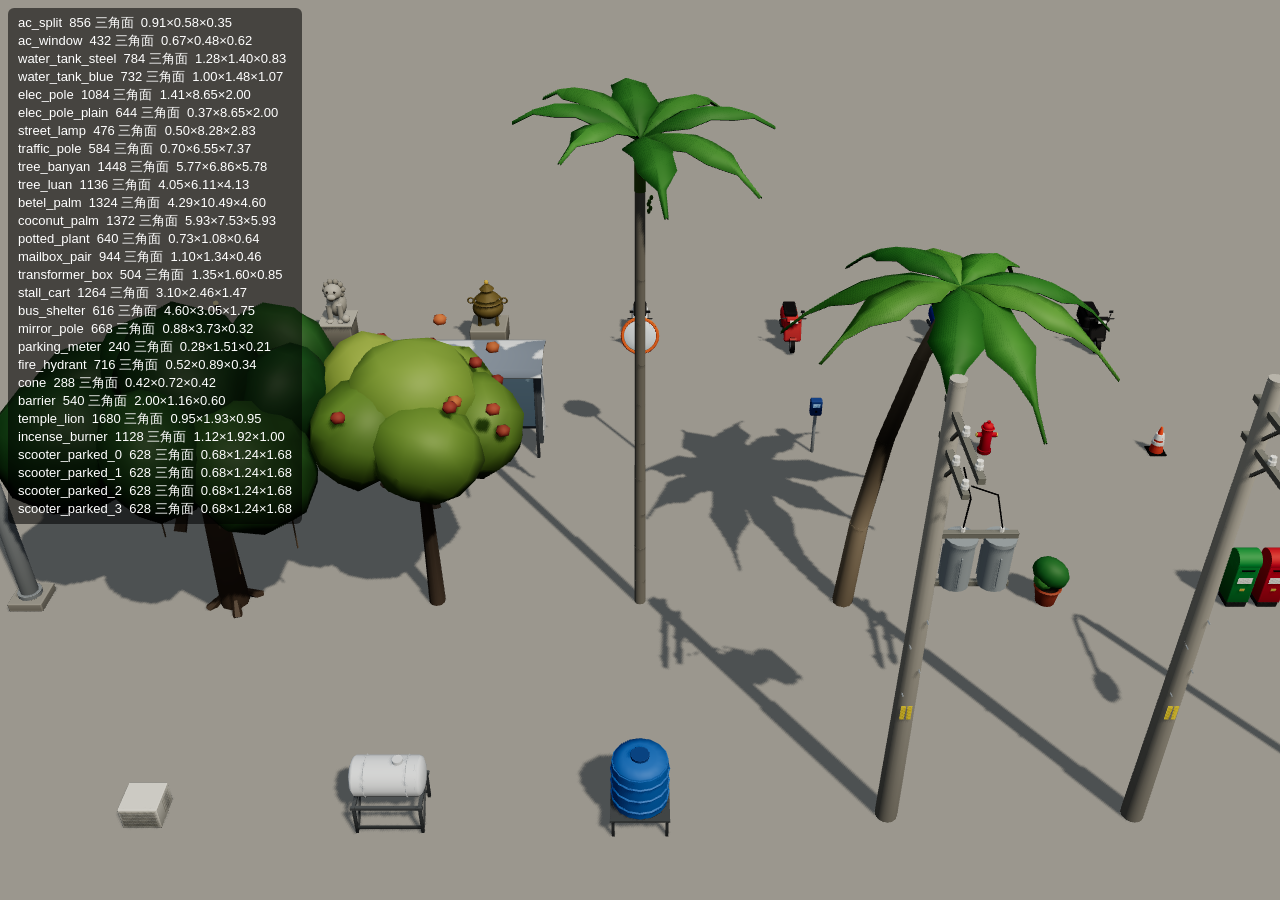
<file: tools/preview_props.html>
<!doctype html>
<html lang="zh-Hant">
<head>
<meta charset="utf-8">
<title>KMoto 街景小物件預覽</title>
<style>
  html, body { margin: 0; height: 100%; background: #9fb4c8; overflow: hidden; font: 13px "Noto Sans TC", "Microsoft JhengHei", sans-serif; }
  canvas { display: block; width: 100%; height: 100%; }
  #info { position: fixed; left: 8px; top: 8px; background: rgba(0,0,0,.55); color: #fff; padding: 6px 10px; border-radius: 6px; white-space: pre; }
</style>
<script type="importmap">
{ "imports": { "three": "../lib/three/three.module.js", "three/addons/": "../lib/three/addons/" } }
</script>
</head>
<body>
<canvas id="c"></canvas>
<div id="info">載入中…</div>
<script type="module" src="preview_props.js"></script>
</body>
</html>
</file>
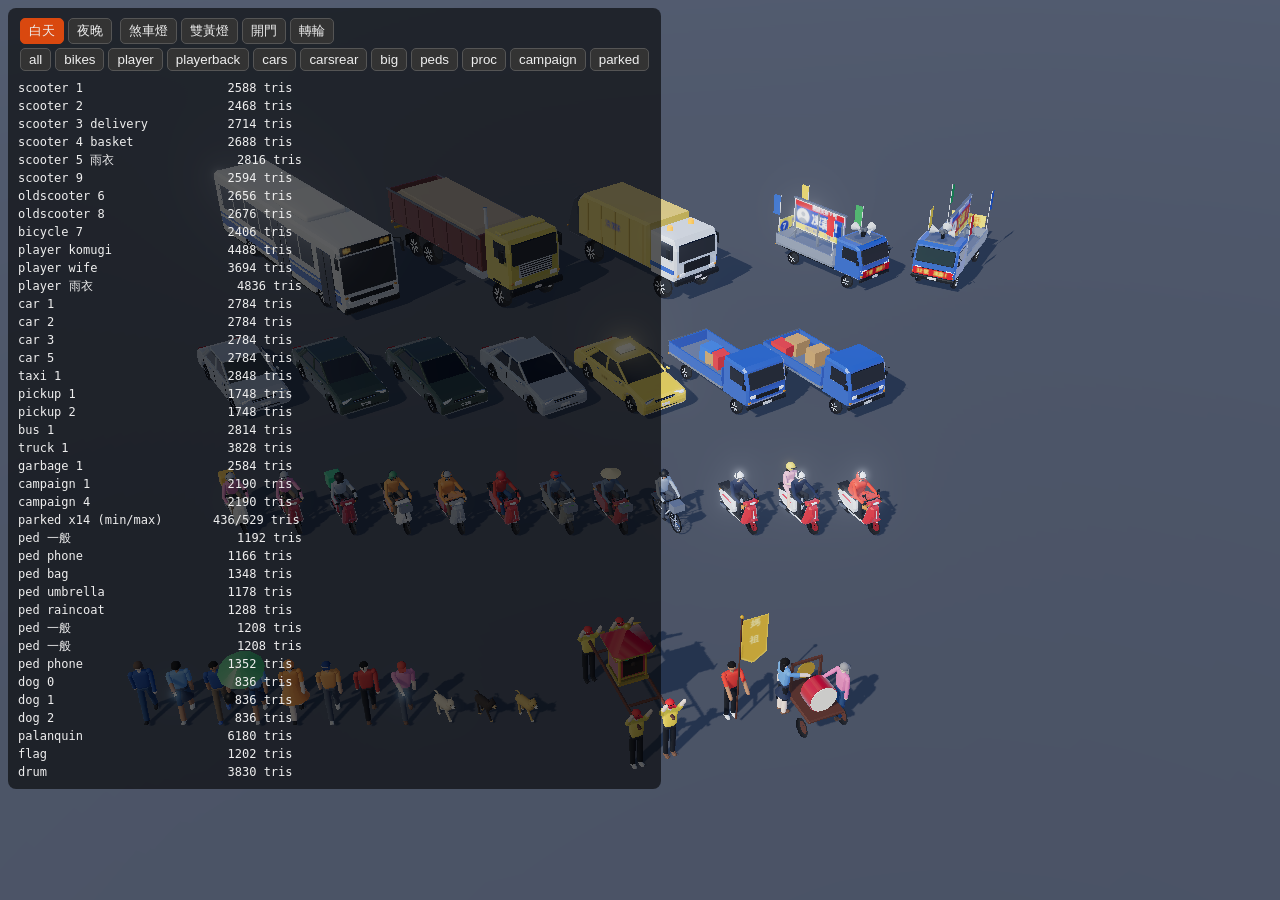
<file: tools/preview_vehicles.html>
<!doctype html>
<html lang="zh-Hant">
<head>
<meta charset="utf-8">
<meta name="viewport" content="width=device-width,initial-scale=1">
<title>KMoto 車輛預覽</title>
<style>
  html,body{margin:0;height:100%;background:#111;color:#eee;font:13px/1.5 "Noto Sans TC","Microsoft JhengHei",sans-serif;overflow:hidden}
  canvas{display:block}
  #ui{position:fixed;top:8px;left:8px;background:rgba(0,0,0,.6);padding:8px 10px;border-radius:8px;max-height:calc(100% - 32px);overflow:auto}
  #ui button{margin:2px;padding:3px 8px;background:#333;color:#eee;border:1px solid #555;border-radius:5px;cursor:pointer}
  #ui button.on{background:#d9480f;border-color:#d9480f}
  #list{margin-top:6px;white-space:pre;font-family:Consolas,monospace;font-size:12px}
</style>
<script type="importmap">
{ "imports": { "three": "../lib/three/three.module.js", "three/addons/": "../lib/three/addons/" } }
</script>
</head>
<body>
<div id="ui">
  <div>
    <button id="day" class="on">白天</button><button id="night">夜晚</button>
    <button id="brake">煞車燈</button><button id="blink">雙黃燈</button><button id="door">開門</button><button id="spin">轉輪</button>
  </div>
  <div id="views"></div>
  <div id="list"></div>
</div>
<script type="module" src="preview_vehicles.js"></script>
</body>
</html>
</file>
